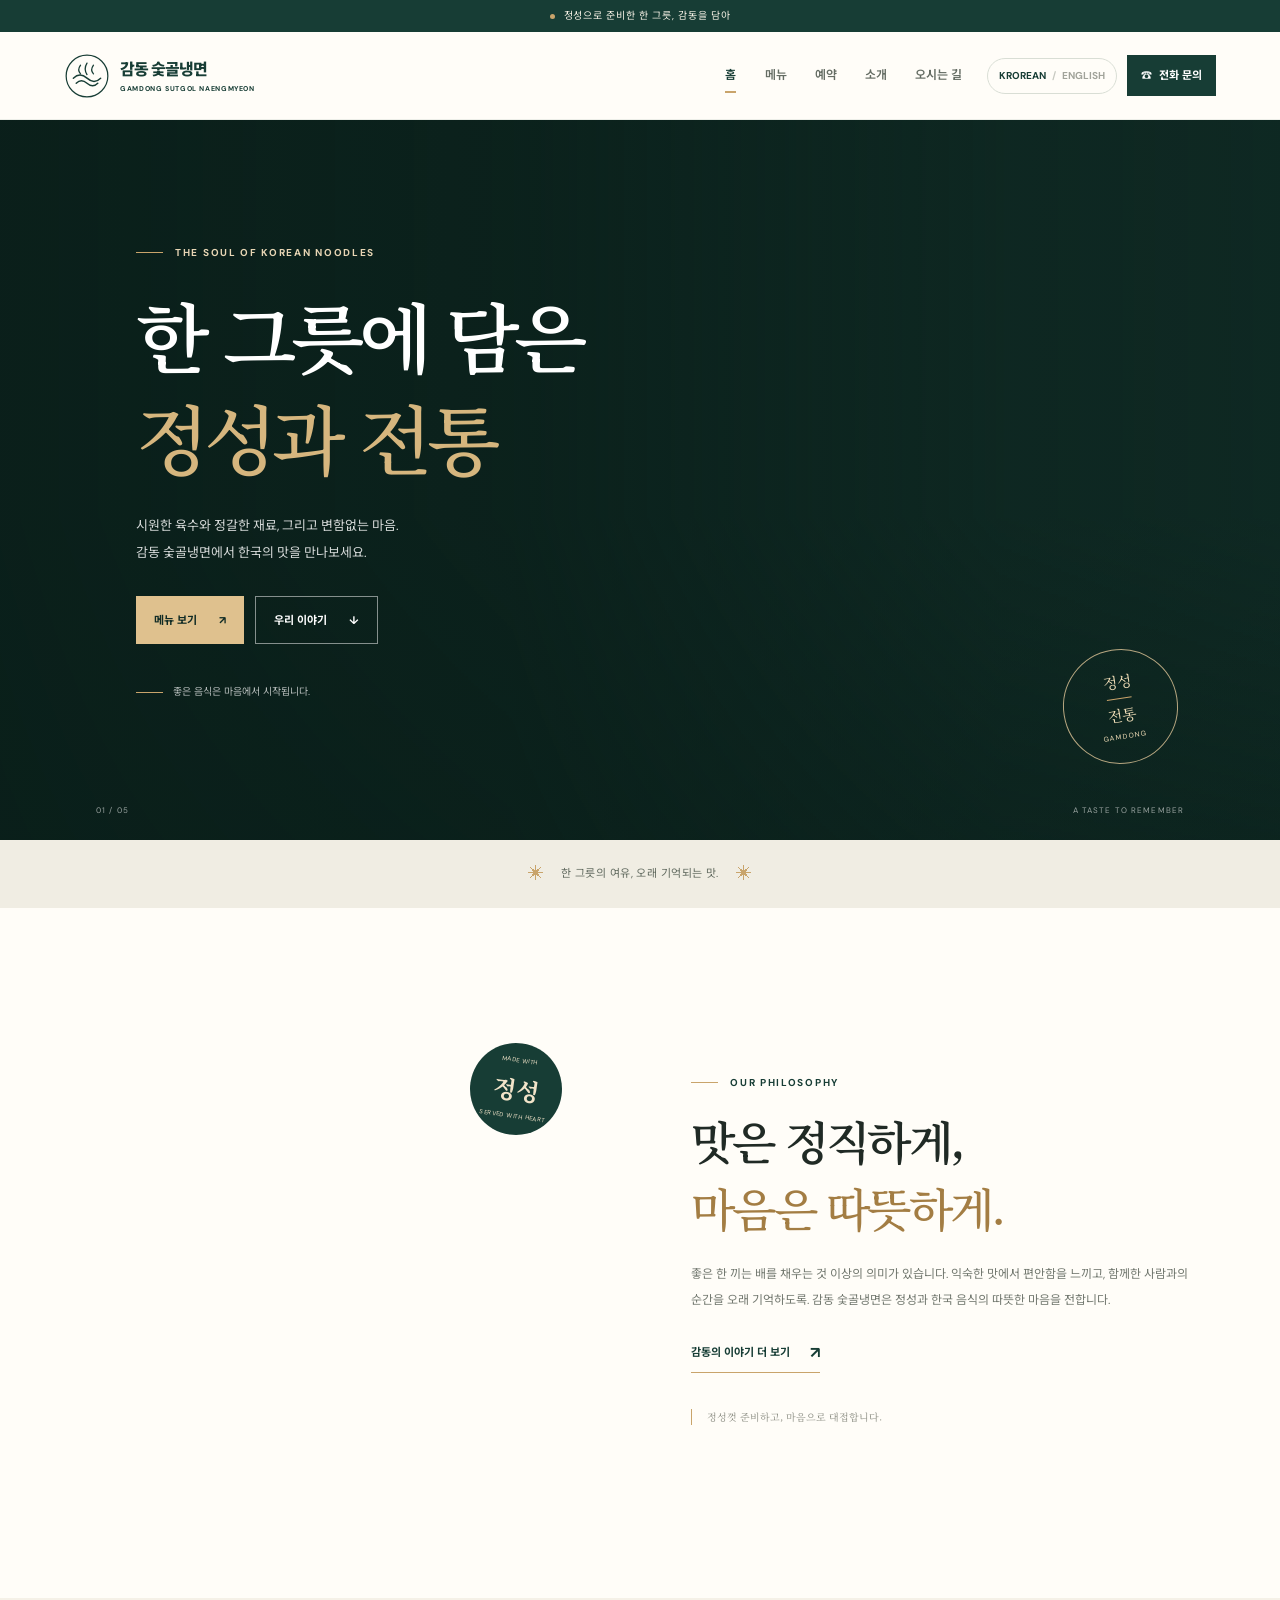
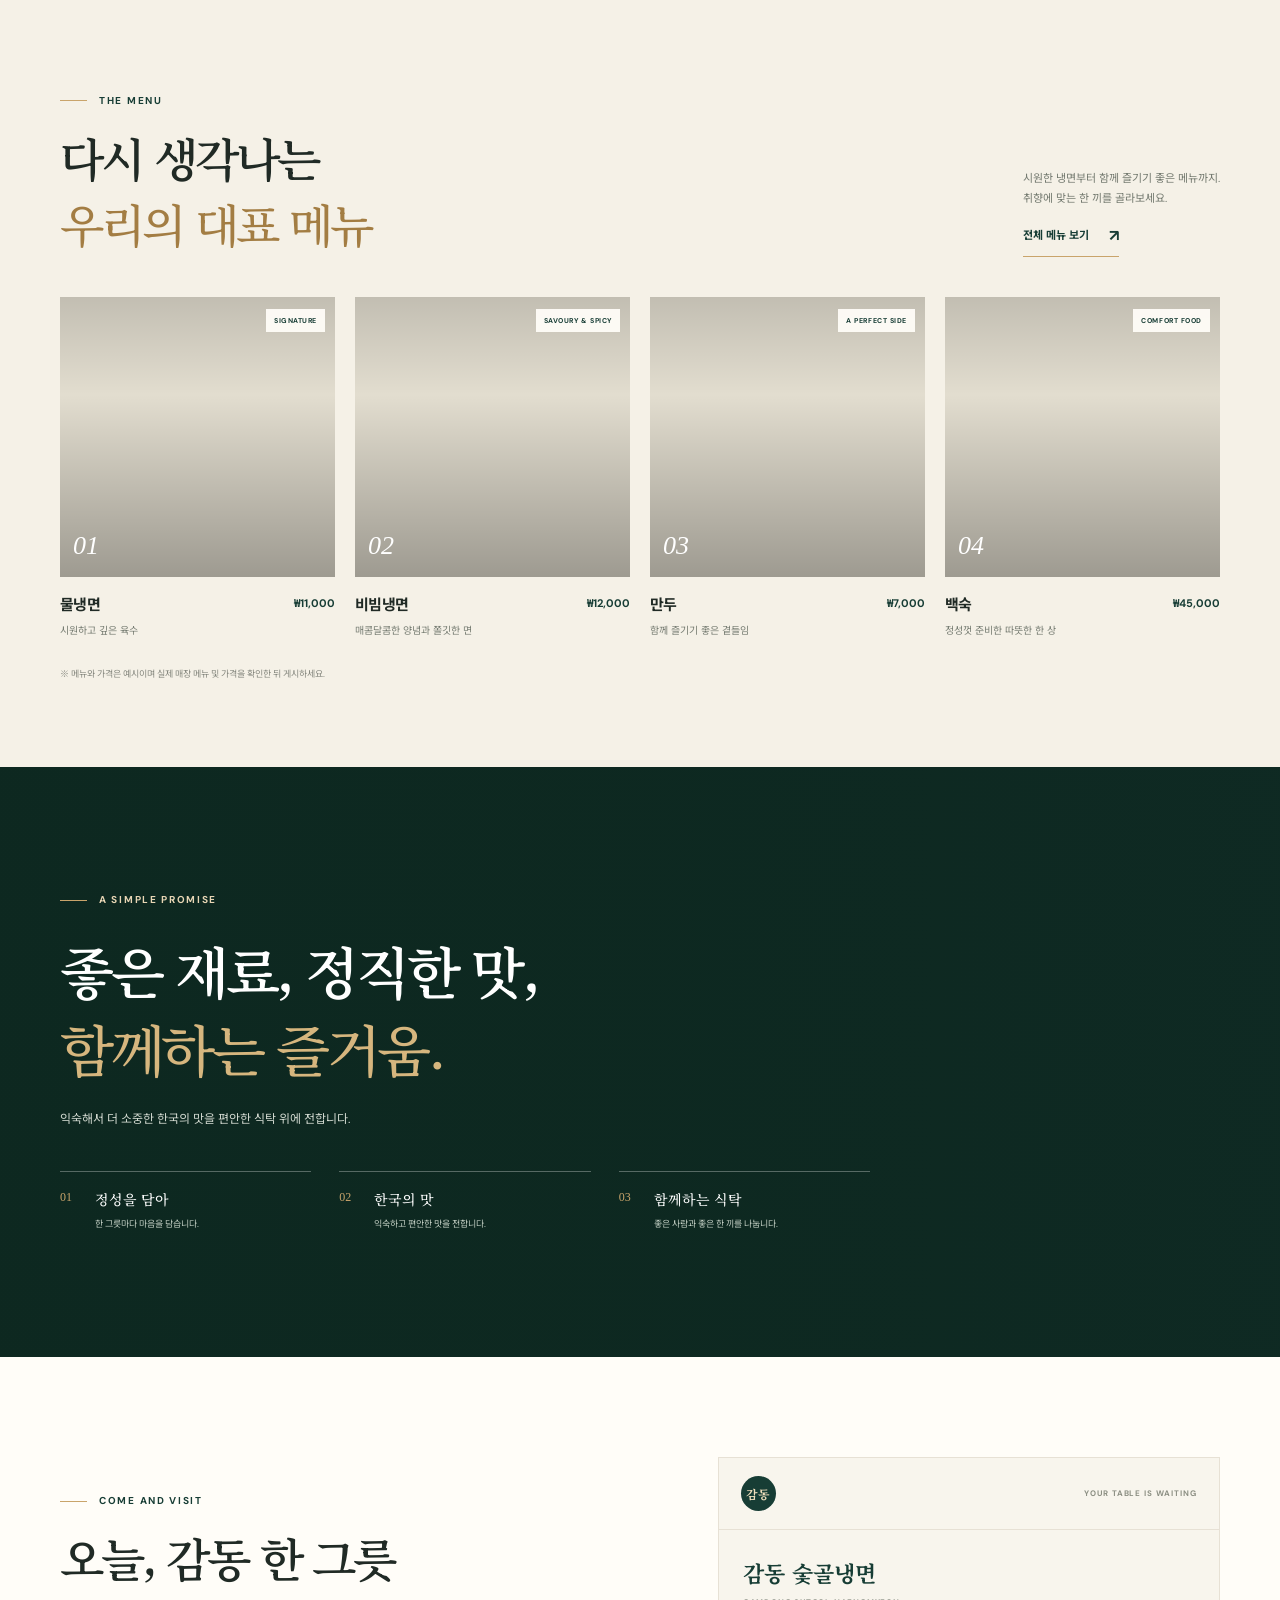
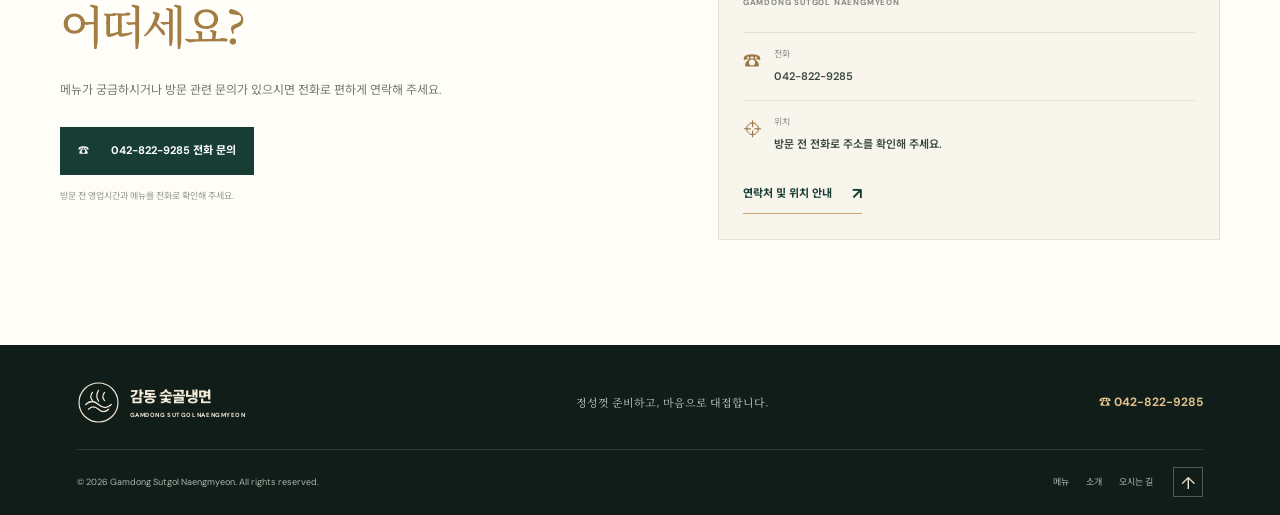
<file: index.html>
<!DOCTYPE html>
<html lang="ko">
<head>
    <meta charset="UTF-8">
    <meta name="viewport" content="width=device-width, initial-scale=1.0">
    <meta name="theme-color" content="#173d35">

    <meta name="description"
          content="감동 숯골냉면 — Traditional Korean cold noodles and Korean cuisine.">

    <title>감동 숯골냉면 | Gamdong Sutgol Naengmyeon</title>

    <link rel="preconnect" href="https://fonts.googleapis.com">
    <link rel="preconnect" href="https://fonts.gstatic.com" crossorigin>

    <link href="https://fonts.googleapis.com/css2?family=DM+Sans:wght@400;500;600;700&family=Noto+Sans+KR:wght@400;500;600;700;800&family=Noto+Serif+KR:wght@400;500;600;700&display=swap"
          rel="stylesheet">

    <link rel="stylesheet" href="css/index.css" type="text/css">
    <script src="css/js/index.js" defer></script>
</head>

<body>

    <!-- Announcement -->
    <div class="announcement">
        <span class="announcement-dot"></span>
        <span data-i18n="announcement">
            정성으로 준비한 한 그릇, 감동을 담아
        </span>
    </div>

    <!-- Header -->
    <header class="header" id="top">

        <a href="index.html" class="brand" aria-label="Gamdong home">

            <span class="brand-logo" aria-hidden="true">
                <svg viewBox="0 0 64 64" fill="none">
                    <circle cx="32" cy="32" r="29"
                            stroke="currentColor" stroke-width="1.7"/>

                    <path d="M13 35 Q22 26 32 35 T51 35"
                          stroke="currentColor" stroke-width="2"
                          stroke-linecap="round"/>

                    <path d="M17 42 Q24 35 32 42 T47 42"
                          stroke="currentColor" stroke-width="2"
                          stroke-linecap="round"/>

                    <path d="M23 17 Q18 24 23 29
                             M32 14 Q27 22 32 30
                             M41 17 Q36 24 41 29"
                          stroke="currentColor" stroke-width="1.8"
                          stroke-linecap="round"/>
                </svg>
            </span>

            <span class="brand-text">
                <strong data-i18n="brand">감동 숯골냉면</strong>
                <small>GAMDONG SUTGOL NAENGMYEON</small>
            </span>

        </a>

        <button class="menu-toggle"
                id="menuToggle"
                type="button"
                aria-label="Open navigation"
                aria-expanded="false"
                aria-controls="navigation">

            <span></span>
            <span></span>
            <span></span>

        </button>

        <nav class="navigation" id="navigation">

            <a href="index.html" class="active" data-i18n="home">홈</a>
            <a href="menu.html" data-i18n="menu">메뉴</a>
            <a href="reservation.html" data-i18n="reservation">예약</a>
            <a href="about.html" data-i18n="about">소개</a>
            <a href="contact.html" data-i18n="contact">오시는 길</a>

        </nav>

        <div class="header-actions">

            <button id="languageToggle"
                    class="language-toggle"
                    type="button"
                    aria-label="Switch to English">

                <span class="lang-ko active">KROREAN</span>
                <span class="divider">/</span>
                <span class="lang-en">ENGLISH</span>

            </button>

            <a href="tel:0428229285"
               class="call-button"
               aria-label="Call restaurant">

                <span>☎</span>
                <span data-i18n="call">전화 문의</span>

            </a>

        </div>

    </header>

    <main>

        <!-- Hero -->
        <section class="hero">

            <div class="hero-image" role="img"
                 aria-label="Korean noodles served in a traditional bowl"></div>

            <div class="hero-shade"></div>

            <div class="hero-content">

                <p class="eyebrow">
                    <span class="gold-line"></span>
                    THE SOUL OF KOREAN NOODLES
                </p>

                <h1 data-i18n="heroTitle">
                    한 그릇에 담은<br>
                    <em>정성과 전통</em>
                </h1>

                <p class="hero-description" data-i18n="heroDescription">
                    시원한 육수와 정갈한 재료, 그리고 변함없는 마음.
                    <br>
                    감동 숯골냉면에서 한국의 맛을 만나보세요.
                </p>

                <div class="hero-buttons">

                    <a href="menu.html" class="button button-gold">
                        <span data-i18n="exploreMenu">메뉴 보기</span>
                        <span>↗</span>
                    </a>

                    <a href="#story" class="button button-outline">
                        <span data-i18n="ourStory">우리 이야기</span>
                        <span>↓</span>
                    </a>

                </div>

                <div class="hero-caption">
                    <span class="gold-line"></span>
                    <span data-i18n="heroCaption">
                        좋은 음식은 마음에서 시작됩니다.
                    </span>
                </div>

            </div>

            <div class="hero-seal" aria-hidden="true">
                <span>정성</span>
                <i></i>
                <span>전통</span>
                <small>GAMDONG</small>
            </div>

            <div class="hero-bottom">
                <span>01 / 05</span>
                <span>A TASTE TO REMEMBER</span>
            </div>

        </section>

        <!-- Brand message -->
        <section class="brand-message">
            <span>✳</span>
            <p data-i18n="brandMessage">
                한 그릇의 여유, 오래 기억되는 맛.
            </p>
            <span>✳</span>
        </section>

        <!-- Story -->
        <section class="story section-container" id="story">

            <div class="story-images">

                <div class="story-image-main"
                     role="img"
                     aria-label="Korean food and traditional ingredients"></div>

                <div class="story-image-small"
                     role="img"
                     aria-label="A beautifully prepared Korean meal"></div>

                <div class="story-seal">
                    <small>MADE WITH</small>
                    <strong>정성</strong>
                    <small>SERVED WITH HEART</small>
                </div>

            </div>

            <div class="story-content">

                <p class="eyebrow eyebrow-dark">
                    <span class="gold-line"></span>
                    <span data-i18n="storyEyebrow">OUR PHILOSOPHY</span>
                </p>

                <h2 data-i18n="storyTitle">
                    맛은 정직하게,<br>
                    <em>마음은 따뜻하게.</em>
                </h2>

                <p class="body-copy" data-i18n="storyDescription">
                    좋은 한 끼는 배를 채우는 것 이상의 의미가 있습니다.
                    익숙한 맛에서 편안함을 느끼고, 함께한 사람과의 순간을
                    오래 기억하도록. 감동 숯골냉면은 정성과 한국 음식의
                    따뜻한 마음을 전합니다.
                </p>

                <a href="about.html" class="text-link">
                    <span data-i18n="readStory">감동의 이야기 더 보기</span>
                    <span>↗</span>
                </a>

                <p class="signature" data-i18n="signature">
                    정성껏 준비하고, 마음으로 대접합니다.
                </p>

            </div>

        </section>

        <!-- Featured menu -->
        <section class="featured-menu">

            <div class="section-container">

                <div class="section-heading">

                    <div>
                        <p class="eyebrow eyebrow-dark">
                            <span class="gold-line"></span>
                            THE MENU
                        </p>

                        <h2 data-i18n="menuTitle">
                            다시 생각나는<br>
                            <em>우리의 대표 메뉴</em>
                        </h2>
                    </div>

                    <div class="heading-description">

                        <p data-i18n="menuDescription">
                            시원한 냉면부터 함께 즐기기 좋은 메뉴까지.
                            <br>
                            취향에 맞는 한 끼를 골라보세요.
                        </p>

                        <a href="menu.html" class="text-link">
                            <span data-i18n="allMenu">전체 메뉴 보기</span>
                            <span>↗</span>
                        </a>

                    </div>

                </div>

                <div class="dish-grid">

                    <article class="dish-card">

                        <a href="menu.html"
                           class="dish-image dish-cold"
                           aria-label="Explore cold noodles">

                            <span class="dish-number">01</span>
                            <span class="dish-tag">SIGNATURE</span>

                        </a>

                        <div class="dish-details">
                            <div>
                                <h3 data-i18n="coldNoodles">물냉면</h3>
                                <p data-i18n="coldDescription">
                                    시원하고 깊은 육수
                                </p>
                            </div>
                            <span class="dish-price">₩11,000</span>
                        </div>

                    </article>

                    <article class="dish-card">

                        <a href="menu.html"
                           class="dish-image dish-bibim"
                           aria-label="Explore bibim naengmyeon">

                            <span class="dish-number">02</span>
                            <span class="dish-tag">SAVOURY & SPICY</span>

                        </a>

                        <div class="dish-details">
                            <div>
                                <h3 data-i18n="bibimNoodles">비빔냉면</h3>
                                <p data-i18n="bibimDescription">
                                    매콤달콤한 양념과 쫄깃한 면
                                </p>
                            </div>
                            <span class="dish-price">₩12,000</span>
                        </div>

                    </article>

                    <article class="dish-card">

                        <a href="menu.html"
                           class="dish-image dish-mandu"
                           aria-label="Explore Korean dumplings">

                            <span class="dish-number">03</span>
                            <span class="dish-tag">A PERFECT SIDE</span>

                        </a>

                        <div class="dish-details">
                            <div>
                                <h3 data-i18n="mandu">만두</h3>
                                <p data-i18n="manduDescription">
                                    함께 즐기기 좋은 곁들임
                                </p>
                            </div>
                            <span class="dish-price">₩7,000</span>
                        </div>

                    </article>

                    <article class="dish-card">

                        <a href="menu.html"
                           class="dish-image dish-baeksuk"
                           aria-label="Explore baeksuk">

                            <span class="dish-number">04</span>
                            <span class="dish-tag">COMFORT FOOD</span>

                        </a>

                        <div class="dish-details">
                            <div>
                                <h3 data-i18n="baeksuk">백숙</h3>
                                <p data-i18n="baeksukDescription">
                                    정성껏 준비한 따뜻한 한 상
                                </p>
                            </div>
                            <span class="dish-price">₩45,000</span>
                        </div>

                    </article>

                </div>

                <p class="price-note" data-i18n="priceNote">
                    ※ 메뉴와 가격은 예시이며 실제 매장 메뉴 및 가격을 확인한 뒤 게시하세요.
                </p>

            </div>

        </section>

        <!-- Restaurant values -->
        <section class="values-section">

            <div class="values-background"></div>
            <div class="values-overlay"></div>

            <div class="values-content section-container">

                <p class="eyebrow">
                    <span class="gold-line"></span>
                    A SIMPLE PROMISE
                </p>

                <h2 data-i18n="valuesTitle">
                    좋은 재료, 정직한 맛,<br>
                    <em>함께하는 즐거움.</em>
                </h2>

                <p data-i18n="valuesDescription">
                    익숙해서 더 소중한 한국의 맛을 편안한 식탁 위에 전합니다.
                </p>

                <div class="values-grid">

                    <div class="value-item">
                        <span>01</span>
                        <h3 data-i18n="valueOne">정성을 담아</h3>
                        <p data-i18n="valueOneDescription">
                            한 그릇마다 마음을 담습니다.
                        </p>
                    </div>

                    <div class="value-item">
                        <span>02</span>
                        <h3 data-i18n="valueTwo">한국의 맛</h3>
                        <p data-i18n="valueTwoDescription">
                            익숙하고 편안한 맛을 전합니다.
                        </p>
                    </div>

                    <div class="value-item">
                        <span>03</span>
                        <h3 data-i18n="valueThree">함께하는 식탁</h3>
                        <p data-i18n="valueThreeDescription">
                            좋은 사람과 좋은 한 끼를 나눕니다.
                        </p>
                    </div>

                </div>

            </div>

        </section>

        <!-- Visit / contact -->
        <section class="visit-section section-container">

            <div class="visit-content">

                <p class="eyebrow eyebrow-dark">
                    <span class="gold-line"></span>
                    COME AND VISIT
                </p>

                <h2 data-i18n="visitTitle">
                    오늘, 감동 한 그릇<br>
                    <em>어떠세요?</em>
                </h2>

                <p data-i18n="visitDescription">
                    메뉴가 궁금하시거나 방문 관련 문의가 있으시면
                    전화로 편하게 연락해 주세요.
                </p>

                <a href="tel:0428229285" class="button button-green">
                    <span>☎</span>
                    <span data-i18n="phoneButton">042-822-9285 전화 문의</span>
                </a>

                <p class="visit-note" data-i18n="visitNote">
                    방문 전 영업시간과 메뉴를 전화로 확인해 주세요.
                </p>

            </div>

            <div class="contact-card">

                <div class="contact-card-heading">
                    <span class="mini-logo">감동</span>
                    <span>YOUR TABLE IS WAITING</span>
                </div>

                <div class="contact-card-body">

                    <h3 data-i18n="brand">감동 숯골냉면</h3>
                    <p class="romanized">
                        GAMDONG SUTGOL NAENGMYEON
                    </p>

                    <div class="contact-detail">
                        <span class="detail-symbol">☎</span>
                        <div>
                            <small data-i18n="phoneLabel">전화</small>
                            <strong>042-822-9285</strong>
                        </div>
                    </div>

                    <div class="contact-detail">
                        <span class="detail-symbol">⌖</span>
                        <div>
                            <small data-i18n="locationLabel">위치</small>
                            <strong data-i18n="locationDescription">
                                방문 전 전화로 주소를 확인해 주세요.
                            </strong>
                        </div>
                    </div>

                    <a href="contact.html" class="text-link">
                        <span data-i18n="contactDetails">연락처 및 위치 안내</span>
                        <span>↗</span>
                    </a>

                </div>

            </div>

        </section>

    </main>

    <!-- Footer -->
    <footer class="footer">

        <div class="footer-main">

            <a href="index.html" class="brand footer-brand">

                <span class="brand-logo" aria-hidden="true">
                    <svg viewBox="0 0 64 64" fill="none">
                        <circle cx="32" cy="32" r="29"
                                stroke="currentColor" stroke-width="1.7"/>
                        <path d="M13 35 Q22 26 32 35 T51 35
                                 M17 42 Q24 35 32 42 T47 42
                                 M23 17 Q18 24 23 29
                                 M32 14 Q27 22 32 30
                                 M41 17 Q36 24 41 29"
                              stroke="currentColor" stroke-width="1.8"
                              stroke-linecap="round"/>
                    </svg>
                </span>

                <span class="brand-text">
                    <strong data-i18n="brand">감동 숯골냉면</strong>
                    <small>GAMDONG SUTGOL NAENGMYEON</small>
                </span>

            </a>

            <p data-i18n="footerMessage">
                정성껏 준비하고, 마음으로 대접합니다.
            </p>

            <a href="tel:0428229285" class="footer-phone">
                ☎ 042-822-9285
            </a>

        </div>

        <div class="footer-bottom">

            <span>
                © <span id="currentYear"></span>
                Gamdong Sutgol Naengmyeon.
                <span data-i18n="rights">All rights reserved.</span>
            </span>

            <div class="footer-links">
                <a href="menu.html" data-i18n="menu">메뉴</a>
                <a href="about.html" data-i18n="about">소개</a>
                <a href="contact.html" data-i18n="contact">오시는 길</a>
            </div>

            <a href="#top" class="back-to-top" aria-label="Back to top">
                ↑
            </a>

        </div>

    </footer>

</body>
</html>
</file>
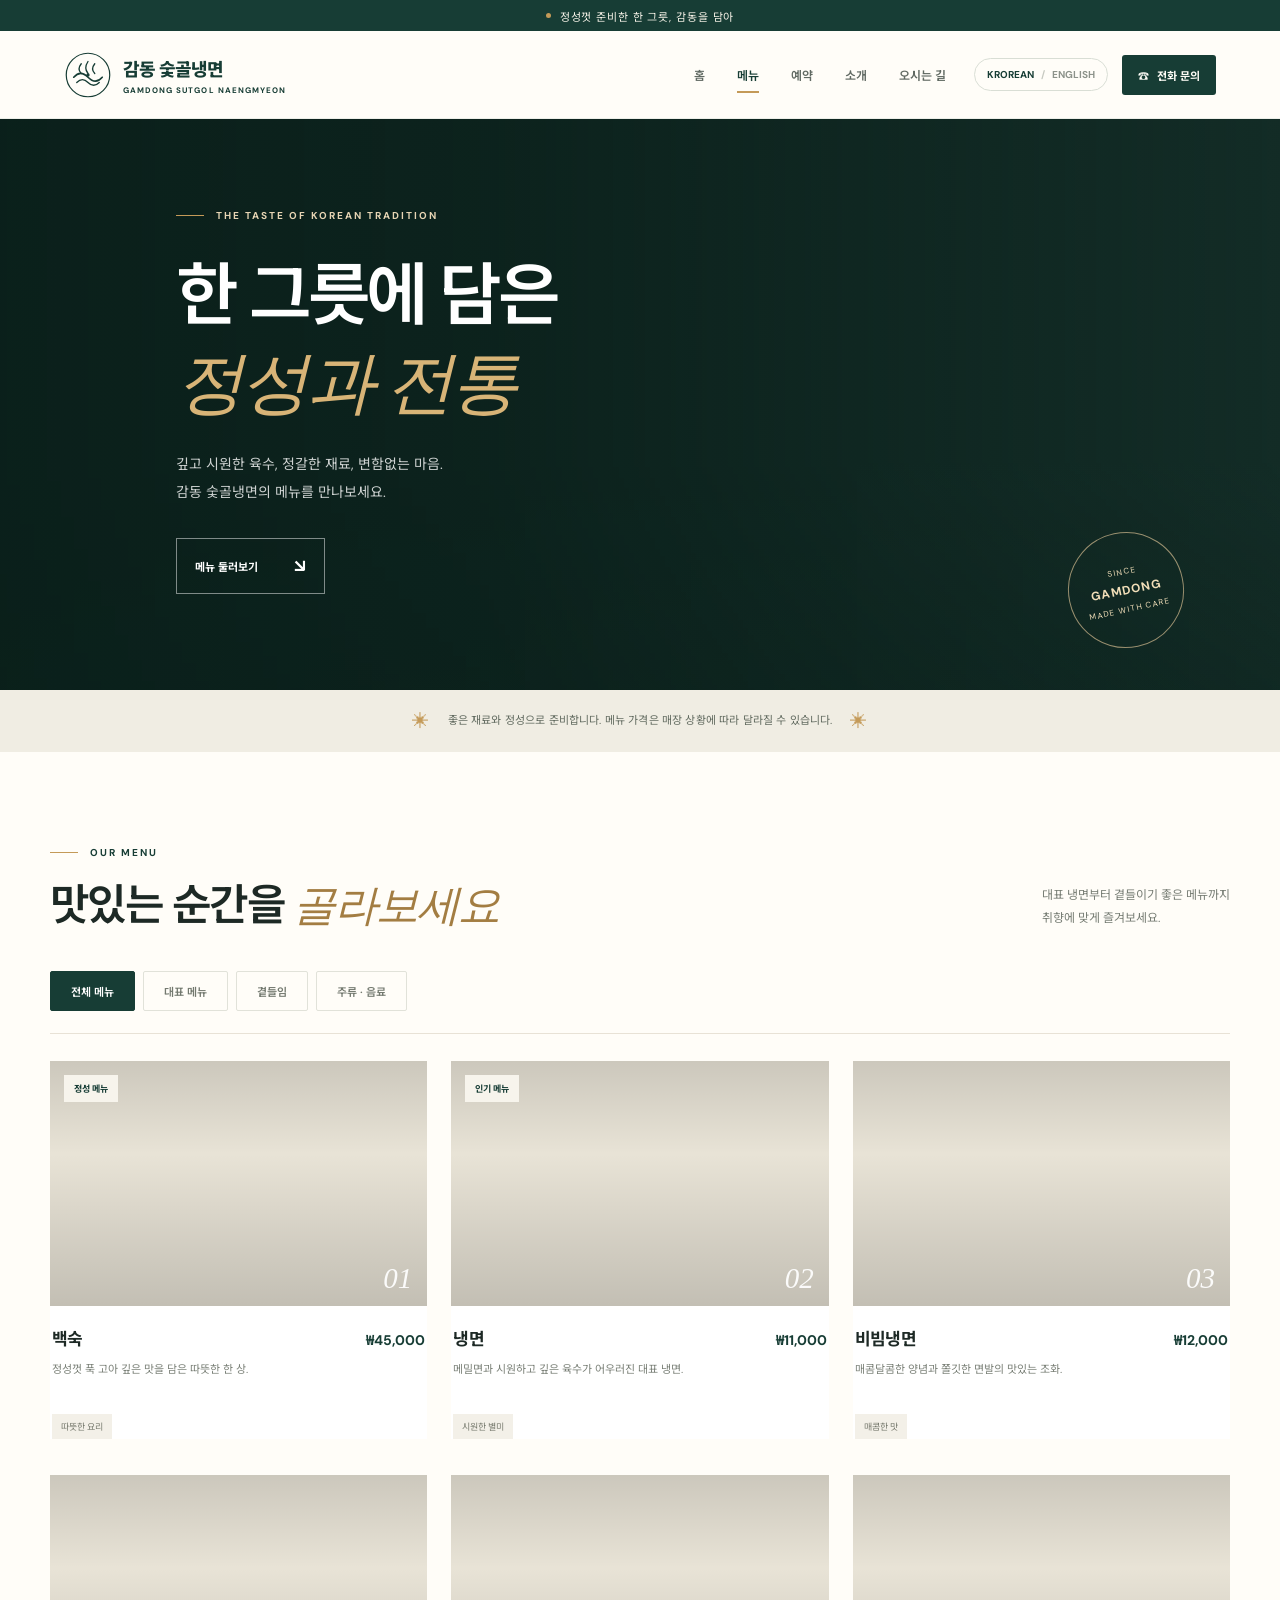
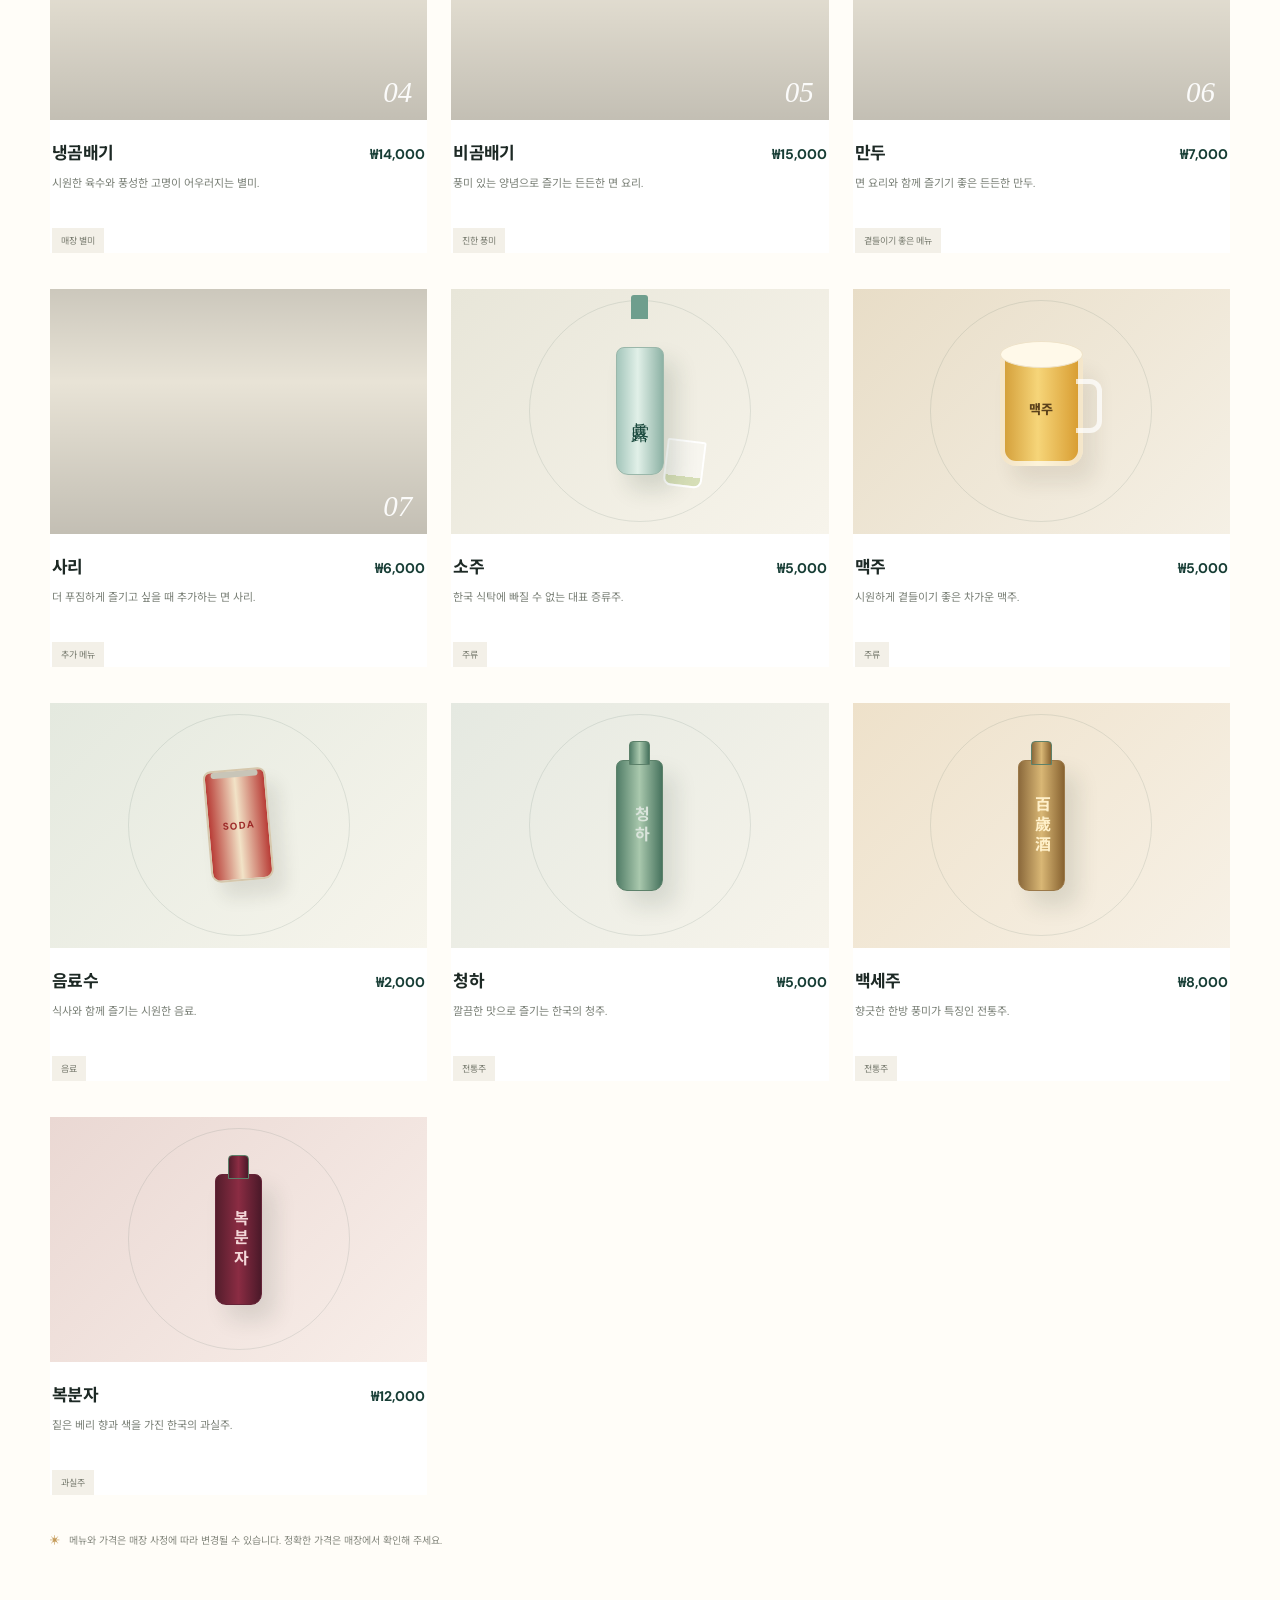
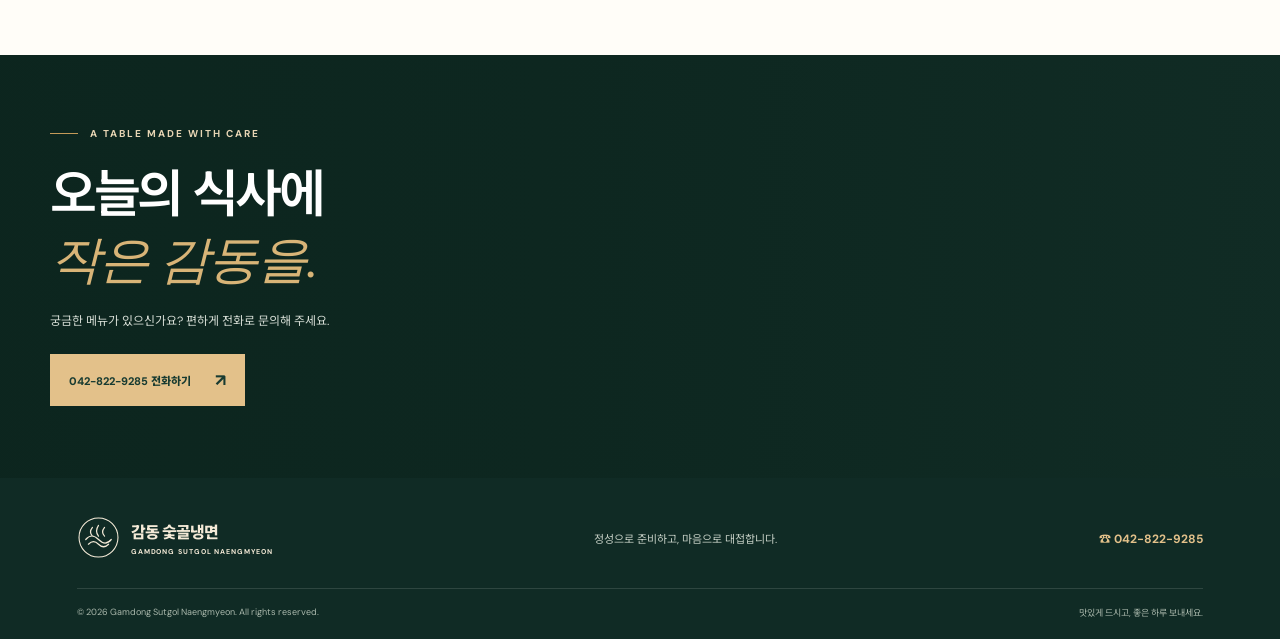
<file: menu.html>
<!DOCTYPE html>
<html lang="ko">
<head>
  <meta charset="UTF-8">
  <meta name="viewport" content="width=device-width, initial-scale=1.0">
  <meta name="theme-color" content="#173d35">

  <meta name="description"
        content="감동 숯골냉면 — Traditional Korean cold noodles and Korean food, prepared with care.">

  <title>메뉴 | 감동 숯골냉면 · Gamdong Sutgol Naengmyeon</title>

  <link rel="preconnect" href="https://fonts.googleapis.com">
  <link rel="preconnect" href="https://fonts.gstatic.com" crossorigin>

  <link href="https://fonts.googleapis.com/css2?family=DM+Sans:wght@400;500;600;700&family=Noto+Sans+KR:wght@400;500;600;700;800&display=swap"
        rel="stylesheet">

  <link rel="stylesheet" href="css/menu.css" type="text/css">
  <script src="css/js/menu.js" defer></script>
</head>

<body>

  <!-- ANNOUNCEMENT -->
  <div class="announcement">
    <span class="announcement-dot"></span>
    <span data-i18n="announcement">
      정성껏 준비한 한 그릇, 감동을 담아
    </span>
  </div>

  <!-- HEADER -->
  <header class="site-header">

    <!-- CUSTOM RESTAURANT LOGO -->
    <a class="brand" href="index.html" aria-label="Gamdong Sutgol Naengmyeon home">

      <span class="brand-mark" aria-hidden="true">
        <svg viewBox="0 0 64 64" role="img">
          <circle cx="32" cy="32" r="29"
                  fill="none"
                  stroke="currentColor"
                  stroke-width="1.6"/>

          <path d="M13 35c6-7 12-7 19 0s13 7 19 0"
                fill="none"
                stroke="currentColor"
                stroke-width="2.2"
                stroke-linecap="round"/>

          <path d="M17 42c5-5 10-5 15 0s10 5 15 0"
                fill="none"
                stroke="currentColor"
                stroke-width="1.8"
                stroke-linecap="round"/>

          <path d="M23 17c-4 5-4 9 0 13M32 14c-4 6-4 11 0 16M41 17c-4 5-4 9 0 13"
                fill="none"
                stroke="currentColor"
                stroke-width="1.8"
                stroke-linecap="round"/>

          <circle cx="32" cy="32" r="2.2" fill="currentColor"/>
        </svg>
      </span>

      <span class="brand-copy">
        <strong data-i18n="brandName">감동 숯골냉면</strong>
        <small>GAMDONG SUTGOL NAENGMYEON</small>
      </span>

    </a>

    <!-- NAVIGATION -->
    <nav class="main-nav" id="mainNav" aria-label="Main navigation">
      <a href="index.html" data-i18n="navHome">홈</a>
      <a href="menu.html" class="active" data-i18n="navMenu">메뉴</a>
      <a href="reservation.html" data-i18n="navReservation">예약</a>
      <a href="about.html" data-i18n="navAbout">소개</a>
      <a href="contact.html" data-i18n="navContact">오시는 길</a>
    </nav>

    <!-- HEADER BUTTONS -->
    <div class="header-actions">

      <button class="language-toggle"
              id="languageToggle"
              type="button"
              aria-label="Switch language">

        <span class="lang-ko active">KROREAN</span>
        <span class="lang-divider">/</span>
        <span class="lang-en">ENGLISH</span>

      </button>

      <a class="call-button" href="tel:+82428229285">
        <span aria-hidden="true">☎</span>
        <span data-i18n="callUs">전화 문의</span>
      </a>

      <button class="menu-toggle"
              id="menuToggle"
              aria-label="Open navigation"
              aria-expanded="false"
              aria-controls="mainNav">

        <span></span>
        <span></span>

      </button>

    </div>
  </header>

  <main>

    <!-- HERO SECTION -->
    <section class="menu-hero">

      <div class="hero-image"
           role="img"
           aria-label="Korean naengmyeon noodles in a bowl">
      </div>

      <div class="hero-shade"></div>

      <div class="hero-content">

        <p class="eyebrow">
          <span class="eyebrow-line"></span>
          <span data-i18n="heroEyebrow">
            THE TASTE OF KOREAN TRADITION
          </span>
        </p>

        <h1 data-i18n="heroTitle">
          한 그릇에 담은<br>
          <em>정성과 전통</em>
        </h1>

        <p class="hero-description" data-i18n="heroDescription">
          깊고 시원한 육수, 정갈한 재료, 변함없는 마음.
          <br class="desktop-break">
          감동 숯골냉면의 메뉴를 만나보세요.
        </p>

        <a class="hero-link" href="#menu-list">
          <span data-i18n="exploreMenu">메뉴 둘러보기</span>
          <span aria-hidden="true">↘</span>
        </a>

      </div>

      <div class="hero-stamp">
        <span>SINCE</span>
        <strong>GAMDONG</strong>
        <span>MADE WITH CARE</span>
      </div>

    </section>

    <!-- WELCOME STRIP -->
    <section class="welcome-strip">

      <span class="strip-symbol" aria-hidden="true">✳</span>

      <p data-i18n="welcomeText">
        좋은 재료와 정성으로 준비합니다.
        메뉴 가격은 매장 상황에 따라 달라질 수 있습니다.
      </p>

      <span class="strip-symbol" aria-hidden="true">✳</span>

    </section>

    <!-- MENU SECTION -->
    <section class="menu-section section-wrap" id="menu-list">

      <div class="section-heading">

        <div>
          <p class="eyebrow dark">
            <span class="eyebrow-line"></span>
            <span data-i18n="menuEyebrow">OUR MENU</span>
          </p>

          <h2 data-i18n="menuHeading">
            맛있는 순간을 <em>골라보세요</em>
          </h2>
        </div>

        <p class="heading-note" data-i18n="menuNote">
          대표 냉면부터 곁들이기 좋은 메뉴까지
          <br>
          취향에 맞게 즐겨보세요.
        </p>

      </div>

      <!-- MENU CATEGORY FILTERS -->
      <div class="category-tabs" role="tablist" aria-label="Menu categories">

        <button class="category-tab active"
                data-category="all"
                role="tab"
                aria-selected="true"
                data-i18n="catAll">
          전체 메뉴
        </button>

        <button class="category-tab"
                data-category="signature"
                role="tab"
                aria-selected="false"
                data-i18n="catSignature">
          대표 메뉴
        </button>

        <button class="category-tab"
                data-category="side"
                role="tab"
                aria-selected="false"
                data-i18n="catSide">
          곁들임
        </button>

        <button class="category-tab"
                data-category="drink"
                role="tab"
                aria-selected="false"
                data-i18n="catDrink">
          주류 · 음료
        </button>

      </div>

      <!-- DISH CARDS -->
      <div class="menu-grid" id="menuGrid">

        <!-- 01: BAEKSUK -->
        <article class="menu-card" data-category="signature">

          <div class="dish-photo photo-baeksuk">
            <span class="dish-badge" data-i18n="badgeHouse">
              정성 메뉴
            </span>
            <span class="dish-number">01</span>
          </div>

          <div class="dish-info">

            <div class="dish-title-row">
              <h3 data-i18n="dishBaeksuk">백숙</h3>
              <strong>₩45,000</strong>
            </div>

            <p data-i18n="descBaeksuk">
              정성껏 푹 고아 깊은 맛을 담은 따뜻한 한 상.
            </p>

            <span class="dish-tag" data-i18n="tagWarm">
              따뜻한 요리
            </span>

          </div>
        </article>

        <!-- 02: MUL NAENGMYEON -->
        <article class="menu-card" data-category="signature">

          <div class="dish-photo photo-naengmyeon">

            <span class="dish-badge" data-i18n="badgePopular">
              인기 메뉴
            </span>

            <span class="dish-number">02</span>

          </div>

          <div class="dish-info">

            <div class="dish-title-row">
              <h3 data-i18n="dishMul">냉면</h3>
              <strong>₩11,000</strong>
            </div>

            <p data-i18n="descMul">
              메밀면과 시원하고 깊은 육수가 어우러진 대표 냉면.
            </p>

            <span class="dish-tag" data-i18n="tagCool">
              시원한 별미
            </span>

          </div>
        </article>

        <!-- 03: BIBIM NAENGMYEON -->
        <article class="menu-card" data-category="signature">

          <div class="dish-photo photo-bibim">
            <span class="dish-number">03</span>
          </div>

          <div class="dish-info">

            <div class="dish-title-row">
              <h3 data-i18n="dishBibim">비빔냉면</h3>
              <strong>₩12,000</strong>
            </div>

            <p data-i18n="descBibim">
              매콤달콤한 양념과 쫄깃한 면발의 맛있는 조화.
            </p>

            <span class="dish-tag" data-i18n="tagSpicy">
              매콤한 맛
            </span>

          </div>
        </article>

        <!-- 04: NAENG GOPBAEGI -->
        <article class="menu-card" data-category="signature">

          <div class="dish-photo photo-naenggop">
            <span class="dish-number">04</span>
          </div>

          <div class="dish-info">

            <div class="dish-title-row">
              <h3 data-i18n="dishNaengGop">냉곰배기</h3>
              <strong>₩14,000</strong>
            </div>

            <p data-i18n="descNaengGop">
              시원한 육수와 풍성한 고명이 어우러지는 별미.
            </p>

            <span class="dish-tag" data-i18n="tagHouse">
              매장 별미
            </span>

          </div>
        </article>

        <!-- 05: BIBIM GOPBAEGI -->
        <article class="menu-card" data-category="signature">

          <div class="dish-photo photo-bibimGop">
            <span class="dish-number">05</span>
          </div>

          <div class="dish-info">

            <div class="dish-title-row">
              <h3 data-i18n="dishBibimGop">비곰배기</h3>
              <strong>₩15,000</strong>
            </div>

            <p data-i18n="descBibimGop">
              풍미 있는 양념으로 즐기는 든든한 면 요리.
            </p>

            <span class="dish-tag" data-i18n="tagRich">
              진한 풍미
            </span>

          </div>
        </article>

        <!-- 06: MANDU -->
        <article class="menu-card" data-category="side">

          <div class="dish-photo photo-mandu">
            <span class="dish-number">06</span>
          </div>

          <div class="dish-info">

            <div class="dish-title-row">
              <h3 data-i18n="dishMandu">만두</h3>
              <strong>₩7,000</strong>
            </div>

            <p data-i18n="descMandu">
              면 요리와 함께 즐기기 좋은 든든한 만두.
            </p>

            <span class="dish-tag" data-i18n="tagSide">
              곁들이기 좋은 메뉴
            </span>

          </div>
        </article>

        <!-- 07: EXTRA NOODLES -->
        <article class="menu-card" data-category="side">

          <div class="dish-photo photo-sari">
            <span class="dish-number">07</span>
          </div>

          <div class="dish-info">

            <div class="dish-title-row">
              <h3 data-i18n="dishSari">사리</h3>
              <strong>₩6,000</strong>
            </div>

            <p data-i18n="descSari">
              더 푸짐하게 즐기고 싶을 때 추가하는 면 사리.
            </p>

            <span class="dish-tag" data-i18n="tagExtra">
              추가 메뉴
            </span>

          </div>
        </article>

        <!-- 08: SOJU -->
        <article class="menu-card drink-card" data-category="drink">

          <div class="drink-art soju-art">
            <span class="drink-bottle">眞露</span>
            <span class="drink-glass"></span>
          </div>

          <div class="dish-info">

            <div class="dish-title-row">
              <h3 data-i18n="dishSoju">소주</h3>
              <strong>₩5,000</strong>
            </div>

            <p data-i18n="descSoju">
              한국 식탁에 빠질 수 없는 대표 증류주.
            </p>

            <span class="dish-tag" data-i18n="tagAlcohol">
              주류
            </span>

          </div>
        </article>

        <!-- 09: BEER -->
        <article class="menu-card drink-card" data-category="drink">

          <div class="drink-art beer-art">
            <span class="beer-glass">맥주</span>
          </div>

          <div class="dish-info">

            <div class="dish-title-row">
              <h3 data-i18n="dishBeer">맥주</h3>
              <strong>₩5,000</strong>
            </div>

            <p data-i18n="descBeer">
              시원하게 곁들이기 좋은 차가운 맥주.
            </p>

            <span class="dish-tag" data-i18n="tagAlcohol">
              주류
            </span>

          </div>
        </article>

        <!-- 10: SOFT DRINK -->
        <article class="menu-card drink-card" data-category="drink">

          <div class="drink-art soda-art">
            <span class="soda-can">SODA</span>
          </div>

          <div class="dish-info">

            <div class="dish-title-row">
              <h3 data-i18n="dishDrink">음료수</h3>
              <strong>₩2,000</strong>
            </div>

            <p data-i18n="descDrink">
              식사와 함께 즐기는 시원한 음료.
            </p>

            <span class="dish-tag" data-i18n="tagSoft">
              음료
            </span>

          </div>
        </article>

        <!-- 11: CHEONGHA -->
        <article class="menu-card drink-card" data-category="drink">

          <div class="drink-art cheongha-art">
            <span class="bottle-label">청하</span>
          </div>

          <div class="dish-info">

            <div class="dish-title-row">
              <h3 data-i18n="dishCheongha">청하</h3>
              <strong>₩5,000</strong>
            </div>

            <p data-i18n="descCheongha">
              깔끔한 맛으로 즐기는 한국의 청주.
            </p>

            <span class="dish-tag" data-i18n="tagTraditional">
              전통주
            </span>

          </div>
        </article>

        <!-- 12: BAEKSEJU -->
        <article class="menu-card drink-card" data-category="drink">

          <div class="drink-art baekseju-art">
            <span class="bottle-label">百歲酒</span>
          </div>

          <div class="dish-info">

            <div class="dish-title-row">
              <h3 data-i18n="dishBaekseju">백세주</h3>
              <strong>₩8,000</strong>
            </div>

            <p data-i18n="descBaekseju">
              향긋한 한방 풍미가 특징인 전통주.
            </p>

            <span class="dish-tag" data-i18n="tagTraditional">
              전통주
            </span>

          </div>
        </article>

        <!-- 13: BOKBUNJA -->
        <article class="menu-card drink-card" data-category="drink">

          <div class="drink-art bokbunja-art">
            <span class="bottle-label">복분자</span>
          </div>

          <div class="dish-info">

            <div class="dish-title-row">
              <h3 data-i18n="dishBokbunja">복분자</h3>
              <strong>₩12,000</strong>
            </div>

            <p data-i18n="descBokbunja">
              짙은 베리 향과 색을 가진 한국의 과실주.
            </p>

            <span class="dish-tag" data-i18n="tagFruit">
              과실주
            </span>

          </div>
        </article>

      </div>

      <!-- PRICE DISCLAIMER -->
      <p class="menu-disclaimer">
        <span aria-hidden="true">✳</span>
        <span data-i18n="disclaimer">
          메뉴와 가격은 매장 사정에 따라 변경될 수 있습니다.
          정확한 가격은 매장에서 확인해 주세요.
        </span>
      </p>

    </section>

    <!-- CLOSING BANNER -->
    <section class="closing-banner">

      <div class="closing-image" role="img" aria-label="Traditional Korean meal"></div>
      <div class="closing-overlay"></div>

      <div class="closing-content">

        <p class="eyebrow">
          <span class="eyebrow-line"></span>
          <span data-i18n="closingEyebrow">A TABLE MADE WITH CARE</span>
        </p>

        <h2 data-i18n="closingTitle">
          오늘의 식사에<br>
          <em>작은 감동을.</em>
        </h2>

        <p data-i18n="closingText">
          궁금한 메뉴가 있으신가요?
          편하게 전화로 문의해 주세요.
        </p>

        <a href="tel:+82428229285" class="closing-button">
          <span data-i18n="closingButton">042-822-9285 전화하기</span>
          <span aria-hidden="true">↗</span>
        </a>

      </div>

    </section>

  </main>

  <!-- FOOTER -->
  <footer class="site-footer">

    <div class="footer-top">

      <a class="brand footer-brand" href="index.html">

        <span class="brand-mark" aria-hidden="true">
          <svg viewBox="0 0 64 64">
            <circle cx="32" cy="32" r="29"
                    fill="none"
                    stroke="currentColor"
                    stroke-width="1.6"/>

            <path d="M13 35c6-7 12-7 19 0s13 7 19 0
                     M17 42c5-5 10-5 15 0s10 5 15 0
                     M23 17c-4 5-4 9 0 13
                     M32 14c-4 6-4 11 0 16
                     M41 17c-4 5-4 9 0 13"
                  fill="none"
                  stroke="currentColor"
                  stroke-width="1.8"
                  stroke-linecap="round"/>
          </svg>
        </span>

        <span class="brand-copy">
          <strong data-i18n="brandName">감동 숯골냉면</strong>
          <small>GAMDONG SUTGOL NAENGMYEON</small>
        </span>

      </a>

      <p data-i18n="footerLine">
        정성으로 준비하고, 마음으로 대접합니다.
      </p>

      <a class="footer-phone" href="tel:+82428229285">
        ☎ 042-822-9285
      </a>

    </div>

    <div class="footer-bottom">

      <span>
        © <span id="year"></span>
        Gamdong Sutgol Naengmyeon.
        <span data-i18n="rights">All rights reserved.</span>
      </span>

      <span class="footer-note" data-i18n="footerNote">
        맛있게 드시고, 좋은 하루 보내세요.
      </span>

    </div>

  </footer>

  <!-- BACK TO TOP -->
  <button id="backToTop"
          class="back-to-top"
          aria-label="Back to top">
    ↑
  </button>

</body>
</html>
</file>
<file: css/index.css>
/* ==========================================
   GAMDONG SUTGOL NAENGMYEON
   Korean restaurant homepage stylesheet
   ========================================== */

:root {
    --green: #173d35;
    --deep-green: #102b25;
    --light-green: #2d5b4d;
    --cream: #f5f1e7;
    --white: #fffdf8;
    --gold: #c9a46b;
    --ink: #202a25;
    --muted: #777d73;
    --border: #e7e1d5;
    --serif: "Noto Serif KR", Georgia, serif;
    --sans: "DM Sans", "Noto Sans KR", sans-serif;
}

* {
    box-sizing: border-box;
    margin: 0;
    padding: 0;
}

html {
    scroll-behavior: smooth;
    scroll-padding-top: 95px;
}

body {
    background: var(--white);
    color: var(--ink);
    font-family: var(--sans);
    line-height: 1.6;
    -webkit-font-smoothing: antialiased;
}

body.nav-open {
    overflow: hidden;
}

a {
    color: inherit;
    text-decoration: none;
}

button {
    font: inherit;
    cursor: pointer;
}

button,
a {
    -webkit-tap-highlight-color: transparent;
}

img,
svg {
    display: block;
    max-width: 100%;
}

::selection {
    background: var(--gold);
    color: var(--deep-green);
}

.section-container {
    width: min(1160px, calc(100% - 64px));
    margin-inline: auto;
}

/* Announcement bar */

.announcement {
    min-height: 32px;
    display: flex;
    justify-content: center;
    align-items: center;
    gap: 9px;
    padding: 6px 14px;
    background: var(--green);
    color: #f8f3e7;
    font-size: 10px;
    letter-spacing: .07em;
    text-align: center;
}

.announcement-dot {
    width: 5px;
    height: 5px;
    border-radius: 50%;
    background: var(--gold);
}

/* Header and logo */

.header {
    position: sticky;
    top: 0;
    z-index: 100;
    height: 88px;
    display: flex;
    align-items: center;
    gap: 25px;
    padding: 0 clamp(18px, 5vw, 75px);
    background: rgba(255, 253, 248, .97);
    border-bottom: 1px solid rgba(23, 61, 53, .08);
    backdrop-filter: blur(14px);
}

.brand {
    display: inline-flex;
    align-items: center;
    gap: 10px;
    flex-shrink: 0;
    color: var(--green);
}

.brand-logo {
    width: 46px;
    height: 46px;
    display: grid;
    place-items: center;
}

.brand-logo svg {
    width: 100%;
    height: 100%;
}

.brand-text {
    display: flex;
    flex-direction: column;
    gap: 3px;
}

.brand-text strong {
    font-family: "Noto Sans KR", sans-serif;
    font-size: 16px;
    font-weight: 800;
    letter-spacing: -.06em;
    line-height: 1.5;
}

.brand-text small {
    font-size: 7px;
    font-weight: 700;
    letter-spacing: .09em;
    white-space: nowrap;
}

.navigation {
    display: flex;
    align-items: center;
    gap: clamp(15px, 2.2vw, 32px);
    margin-left: auto;
}

.navigation a {
    position: relative;
    padding: 10px 0;
    color: #646c63;
    font-size: 12px;
    font-weight: 600;
    transition: color .2s ease;
}

.navigation a:hover,
.navigation a.active {
    color: var(--green);
}

.navigation a.active::after {
    position: absolute;
    content: "";
    height: 2px;
    left: 0;
    right: 0;
    bottom: 2px;
    background: var(--gold);
}

.header-actions {
    display: flex;
    align-items: center;
    gap: 10px;
}

.language-toggle {
    display: flex;
    align-items: center;
    gap: 6px;
    padding: 9px 11px;
    border: 1px solid #d9ded5;
    border-radius: 30px;
    background: transparent;
    color: #a1a39a;
    font-size: 10px;
    font-weight: 700;
}

.language-toggle .active {
    color: var(--green);
}

.divider {
    color: #c7c9c1;
}

.call-button {
    display: inline-flex;
    align-items: center;
    justify-content: center;
    gap: 7px;
    padding: 12px 14px;
    background: var(--green);
    color: white;
    font-size: 11px;
    font-weight: 700;
    white-space: nowrap;
    transition: background .2s, transform .2s;
}

.call-button:hover {
    background: var(--light-green);
    transform: translateY(-1px);
}

.menu-toggle {
    display: none;
}

/* Hero */

.hero {
    position: relative;
    min-height: 630px;
    min-height: min(720px, max(570px, calc(100svh - 120px)));
    display: flex;
    align-items: center;
    overflow: hidden;
    background: var(--deep-green);
    color: white;
}

.hero-image {
    position: absolute;
    inset: 0;
    background:
        url("https://images.unsplash.com/photo-1569718212165-3a8278d5f624?auto=format&fit=crop&w=2200&q=85")
        center 53% / cover no-repeat;
    animation: heroReveal 1s ease both;
}

.hero-shade {
    position: absolute;
    inset: 0;
    background:
        linear-gradient(
            90deg,
            rgba(10, 31, 26, .94) 0%,
            rgba(10, 31, 26, .79) 40%,
            rgba(10, 31, 26, .30) 78%,
            rgba(10, 31, 26, .20) 100%
        ),
        linear-gradient(
            0deg,
            rgba(10, 31, 26, .40),
            transparent 45%
        );
}

.hero-content {
    position: relative;
    z-index: 2;
    width: min(1200px, 100%);
    margin-inline: auto;
    padding: 85px 7.5vw 100px;
}

.eyebrow {
    display: flex;
    align-items: center;
    gap: 12px;
    margin-bottom: 23px;
    color: #e8d6b5;
    font-size: 10px;
    font-weight: 700;
    letter-spacing: .17em;
}

.gold-line {
    width: 27px;
    height: 1px;
    flex-shrink: 0;
    background: var(--gold);
}

.eyebrow-dark {
    color: var(--green);
}

.hero h1 {
    font-family: var(--serif);
    font-size: clamp(43px, 6vw, 76px);
    font-weight: 600;
    letter-spacing: -.065em;
    line-height: 1.35;
}

.hero h1 em,
.story h2 em,
.section-heading h2 em,
.values-content h2 em,
.visit-content h2 em {
    color: #d6b67e;
    font-style: normal;
    font-weight: 500;
}

.hero-description {
    max-width: 560px;
    margin-top: 23px;
    color: rgba(255, 255, 255, .83);
    font-size: 13px;
    line-height: 2.1;
    word-break: keep-all;
}

.hero-buttons {
    display: flex;
    flex-wrap: wrap;
    gap: 11px;
    margin-top: 30px;
}

.button {
    min-height: 48px;
    display: inline-flex;
    align-items: center;
    justify-content: center;
    gap: 22px;
    padding: 0 18px;
    font-size: 11px;
    font-weight: 700;
    transition: background .2s, color .2s, transform .2s;
}

.button:hover {
    transform: translateY(-2px);
}

.button-gold {
    background: #dfc18e;
    color: var(--deep-green);
}

.button-gold:hover {
    background: #f0d9ad;
}

.button-outline {
    border: 1px solid rgba(255, 255, 255, .5);
    color: white;
}

.button-outline:hover {
    background: rgba(255, 255, 255, .12);
}

.hero-caption {
    display: flex;
    align-items: center;
    gap: 10px;
    margin-top: 40px;
    color: rgba(255, 255, 255, .7);
    font-size: 10px;
}

.hero-seal {
    position: absolute;
    z-index: 2;
    right: 8%;
    bottom: 76px;
    width: 115px;
    height: 115px;
    display: flex;
    flex-direction: column;
    align-items: center;
    justify-content: center;
    gap: 4px;
    border: 1px solid rgba(226, 199, 153, .8);
    border-radius: 50%;
    color: #f2dfb9;
    transform: rotate(-9deg);
}

.hero-seal span {
    font-family: var(--serif);
    font-size: 15px;
}

.hero-seal i {
    width: 25px;
    height: 1px;
    background: var(--gold);
}

.hero-seal small {
    font-size: 7px;
    letter-spacing: .15em;
}

.hero-bottom {
    position: absolute;
    z-index: 2;
    bottom: 23px;
    left: 7.5%;
    right: 7.5%;
    display: flex;
    justify-content: space-between;
    color: rgba(255, 255, 255, .58);
    font-size: 8px;
    letter-spacing: .14em;
}

/* Brand message */

.brand-message {
    display: flex;
    justify-content: center;
    align-items: center;
    gap: 17px;
    padding: 21px 15px;
    background: #f0ede3;
    color: #626b60;
    text-align: center;
}

.brand-message p {
    font-size: 11px;
    letter-spacing: .04em;
}

.brand-message span {
    color: var(--gold);
    font-size: 16px;
}

/* Story */

.story {
    display: grid;
    grid-template-columns: 1fr 1fr;
    align-items: center;
    gap: clamp(45px, 8vw, 105px);
    padding-top: 110px;
    padding-bottom: 115px;
}

.story-images {
    position: relative;
    min-height: 465px;
}

.story-image-main {
    position: absolute;
    top: 0;
    left: 0;
    width: 78%;
    height: 390px;
    background:
        url("https://images.unsplash.com/photo-1547592180-85f173990554?auto=format&fit=crop&w=1000&q=85")
        center / cover no-repeat;
}

.story-image-small {
    position: absolute;
    right: 0;
    bottom: 0;
    width: 46%;
    height: 205px;
    border: 7px solid var(--white);
    background:
        url("https://images.unsplash.com/photo-1555126634-323283e090fa?auto=format&fit=crop&w=700&q=85")
        center / cover no-repeat;
}

.story-seal {
    position: absolute;
    z-index: 2;
    top: 25px;
    right: 5%;
    width: 92px;
    height: 92px;
    display: flex;
    flex-direction: column;
    justify-content: center;
    align-items: center;
    gap: 4px;
    border-radius: 50%;
    background: var(--green);
    color: #f2e4c9;
    transform: rotate(8deg);
}

.story-seal small {
    font-size: 6px;
    letter-spacing: .08em;
}

.story-seal strong {
    font-family: var(--serif);
    font-size: 24px;
}

.story-content .eyebrow {
    margin-bottom: 16px;
}

.story h2,
.section-heading h2,
.visit-content h2 {
    font-family: var(--serif);
    font-size: clamp(31px, 3.8vw, 46px);
    font-weight: 600;
    line-height: 1.45;
    letter-spacing: -.06em;
}

.story h2 em,
.section-heading h2 em,
.visit-content h2 em {
    color: #a37d43;
}

.body-copy {
    margin: 22px 0 24px;
    color: #72786f;
    font-size: 12px;
    line-height: 2.15;
    word-break: keep-all;
}

.text-link {
    display: inline-flex;
    align-items: center;
    gap: 20px;
    padding-bottom: 7px;
    border-bottom: 1px solid var(--gold);
    color: var(--green);
    font-size: 11px;
    font-weight: 700;
}

.text-link span:last-child {
    font-size: 16px;
    transition: transform .2s;
}

.text-link:hover span:last-child {
    transform: translate(3px, -3px);
}

.signature {
    margin-top: 36px;
    padding-left: 15px;
    border-left: 1px solid var(--gold);
    color: #898b80;
    font-family: var(--serif);
    font-size: 10px;
}

/* Featured menu */

.featured-menu {
    padding: 95px 0 85px;
    background: var(--cream);
}

.section-heading {
    display: flex;
    justify-content: space-between;
    align-items: flex-end;
    gap: 28px;
    margin-bottom: 40px;
}

.section-heading .eyebrow {
    margin-bottom: 15px;
}

.heading-description {
    display: flex;
    flex-direction: column;
    align-items: flex-start;
    gap: 14px;
}

.heading-description p {
    color: #747a70;
    font-size: 11px;
    line-height: 1.9;
}

.dish-grid {
    display: grid;
    grid-template-columns: repeat(4, minmax(0, 1fr));
    gap: 20px;
}

.dish-card {
    min-width: 0;
}

.dish-image {
    position: relative;
    display: block;
    height: 280px;
    overflow: hidden;
    background-color: #e2ddcf;
    background-position: center;
    background-size: cover;
}

.dish-image::before {
    position: absolute;
    content: "";
    inset: 0;
    background: linear-gradient(
        180deg,
        rgba(0, 0, 0, .14),
        transparent 35%,
        rgba(0, 0, 0, .30)
    );
    transition: background .25s;
}

.dish-image:hover::before {
    background: rgba(16, 43, 37, .12);
}

.dish-cold {
    background-image:
        url("https://images.unsplash.com/photo-1569718212165-3a8278d5f624?auto=format&fit=crop&w=900&q=85");
}

.dish-bibim {
    background-image:
        url("https://images.unsplash.com/photo-1555126634-323283e090fa?auto=format&fit=crop&w=900&q=85");
}

.dish-mandu {
    background-image:
        url("https://images.unsplash.com/photo-1563245372-f21724e3856d?auto=format&fit=crop&w=900&q=85");
}

.dish-baeksuk {
    background-image:
        url("https://images.unsplash.com/photo-1547592180-85f173990554?auto=format&fit=crop&w=900&q=85");
}

.dish-number {
    position: absolute;
    z-index: 1;
    left: 13px;
    bottom: 10px;
    color: white;
    font-family: Georgia, serif;
    font-size: 26px;
    font-style: italic;
}

.dish-tag {
    position: absolute;
    z-index: 1;
    top: 12px;
    right: 10px;
    padding: 6px 8px;
    background: rgba(255, 253, 248, .94);
    color: var(--green);
    font-size: 7px;
    font-weight: 700;
    letter-spacing: .08em;
}

.dish-details {
    display: flex;
    align-items: flex-start;
    justify-content: space-between;
    gap: 8px;
    padding-top: 15px;
}

.dish-details h3 {
    font-family: "Noto Sans KR", sans-serif;
    font-size: 15px;
    letter-spacing: -.04em;
}

.dish-details p {
    margin-top: 6px;
    color: #777d73;
    font-size: 10px;
    line-height: 1.7;
}

.dish-price {
    padding-top: 3px;
    color: var(--green);
    font-size: 11px;
    font-weight: 700;
    white-space: nowrap;
}

.price-note {
    margin-top: 27px;
    color: #85877e;
    font-size: 9px;
    line-height: 1.8;
}

/* Values banner */

.values-section {
    position: relative;
    min-height: 590px;
    display: flex;
    align-items: center;
    overflow: hidden;
    background: var(--deep-green);
    color: white;
}

.values-background {
    position: absolute;
    inset: 0;
    background:
        url("https://images.unsplash.com/photo-1515003197210-e0cd7184f8b5?auto=format&fit=crop&w=1900&q=85")
        center / cover no-repeat;
    filter: saturate(.7);
}

.values-overlay {
    position: absolute;
    inset: 0;
    background: linear-gradient(
        90deg,
        rgba(13, 40, 32, .96),
        rgba(13, 40, 32, .84) 55%,
        rgba(13, 40, 32, .42)
    );
}

.values-content {
    position: relative;
    z-index: 1;
    padding-top: 85px;
    padding-bottom: 85px;
}

.values-content h2 {
    font-family: var(--serif);
    font-size: clamp(35px, 4.7vw, 56px);
    font-weight: 600;
    line-height: 1.4;
    letter-spacing: -.06em;
}

.values-content h2 em {
    color: #d6b67e;
}

.values-content > p:not(.eyebrow) {
    margin: 20px 0 40px;
    color: #d2d9d0;
    font-size: 12px;
    line-height: 1.9;
}

.values-grid {
    display: grid;
    grid-template-columns: repeat(3, minmax(0, 1fr));
    gap: 28px;
    max-width: 810px;
}

.value-item {
    display: grid;
    grid-template-columns: 25px 1fr;
    column-gap: 10px;
    row-gap: 6px;
    padding-top: 16px;
    border-top: 1px solid rgba(255, 255, 255, .3);
}

.value-item > span {
    grid-row: span 2;
    color: var(--gold);
    font-family: Georgia, serif;
    font-size: 12px;
}

.value-item h3 {
    font-family: var(--serif);
    font-size: 14px;
    font-weight: 500;
}

.value-item p {
    color: #c4d0c5;
    font-size: 9px;
    line-height: 1.8;
}

/* Visit section */

.visit-section {
    display: grid;
    grid-template-columns: 1fr .9fr;
    align-items: center;
    gap: clamp(40px, 8vw, 100px);
    padding-top: 100px;
    padding-bottom: 105px;
}

.visit-content .eyebrow {
    margin-bottom: 15px;
}

.visit-content > p:not(.eyebrow):not(.visit-note) {
    max-width: 430px;
    margin: 20px 0 25px;
    color: #747a70;
    font-size: 12px;
    line-height: 2;
}

.button-green {
    background: var(--green);
    color: white;
}

.button-green:hover {
    background: var(--light-green);
}

.visit-note {
    margin-top: 13px;
    color: #96988e;
    font-size: 9px;
    line-height: 1.8;
}

.contact-card {
    border: 1px solid var(--border);
    background: #f8f5ed;
}

.contact-card-heading {
    display: flex;
    align-items: center;
    justify-content: space-between;
    gap: 10px;
    padding: 18px 22px;
    border-bottom: 1px solid var(--border);
    color: #8b8e82;
    font-size: 8px;
    font-weight: 700;
    letter-spacing: .12em;
}

.mini-logo {
    display: grid;
    place-items: center;
    width: 35px;
    height: 35px;
    border-radius: 50%;
    background: var(--green);
    color: #f1dfbd;
    font-family: var(--serif);
    font-size: 12px;
    letter-spacing: 0;
}

.contact-card-body {
    padding: 25px 24px;
}

.contact-card-body h3 {
    color: var(--green);
    font-family: var(--serif);
    font-size: 22px;
}

.romanized {
    margin: 6px 0 23px;
    color: #83887d;
    font-size: 8px;
    font-weight: 700;
    letter-spacing: .1em;
}

.contact-detail {
    display: flex;
    align-items: flex-start;
    gap: 13px;
    padding: 14px 0;
    border-top: 1px solid #e4dfd4;
}

.detail-symbol {
    color: #9b7946;
    font-size: 18px;
}

.contact-detail div {
    display: flex;
    flex-direction: column;
    gap: 5px;
}

.contact-detail small {
    color: #8c9085;
    font-size: 9px;
}

.contact-detail strong {
    color: #39463d;
    font-size: 11px;
    font-weight: 600;
    line-height: 1.8;
    overflow-wrap: anywhere;
}

.contact-card-body .text-link {
    margin-top: 12px;
}

/* Footer */

.footer {
    padding: 36px clamp(20px, 6vw, 85px) 18px;
    background: #101d19;
    color: #e8e8dc;
}

.footer-main {
    display: flex;
    align-items: center;
    justify-content: space-between;
    gap: 24px;
    padding-bottom: 25px;
    border-bottom: 1px solid #ffffff20;
}

.footer-brand {
    color: #f4ead7;
}

.footer-brand .brand-logo {
    width: 43px;
    height: 43px;
}

.footer-brand .brand-text strong {
    font-size: 15px;
}

.footer-brand .brand-text small {
    font-size: 6px;
}

.footer-main > p {
    color: #c5cfc5;
    font-family: var(--serif);
    font-size: 11px;
}

.footer-phone {
    color: #e3c18a;
    font-size: 12px;
    font-weight: 700;
    white-space: nowrap;
}

.footer-bottom {
    display: flex;
    align-items: center;
    gap: 20px;
    padding-top: 17px;
    color: #aab8ac;
    font-size: 9px;
    line-height: 1.8;
}

.footer-links {
    display: flex;
    gap: 17px;
    margin-left: auto;
}

.footer-links a:hover {
    color: white;
}

.back-to-top {
    display: grid;
    place-items: center;
    width: 30px;
    height: 30px;
    border: 1px solid #ffffff45;
    color: #f1e5cd;
    font-size: 17px;
}

/* Scroll reveal */

.reveal {
    opacity: 0;
    transform: translateY(18px);
    transition: opacity .65s ease, transform .65s ease;
}

.reveal.is-visible {
    opacity: 1;
    transform: translateY(0);
}

@keyframes heroReveal {
    from {
        opacity: .65;
        transform: scale(1.04);
    }
    to {
        opacity: 1;
        transform: scale(1);
    }
}

/* Tablet */

@media (max-width: 1050px) {
    .header {
        padding-inline: 20px;
        gap: 15px;
    }

    .brand-logo {
        width: 40px;
        height: 40px;
    }

    .brand-text strong {
        font-size: 14px;
    }

    .brand-text small {
        font-size: 6px;
    }

    .navigation {
        gap: 14px;
    }

    .navigation a {
        font-size: 10px;
    }

    .call-button {
        padding: 11px;
    }

    .dish-grid {
        grid-template-columns: repeat(2, minmax(0, 1fr));
        gap: 28px 20px;
    }

    .dish-image {
        height: 300px;
    }
}

/* Mobile navigation and tablet layout */

@media (max-width: 800px) {
    .header {
        height: 76px;
    }

    .menu-toggle {
        order: 3;
        display: flex;
        flex-direction: column;
        justify-content: center;
        gap: 5px;
        width: 37px;
        height: 38px;
        padding: 8px;
        border: 1px solid #dfe1d8;
        background: transparent;
    }

    .menu-toggle span {
        width: 100%;
        height: 1.5px;
        background: var(--green);
        transition: transform .2s, opacity .2s;
    }

    .menu-toggle[aria-expanded="true"] span:first-child {
        transform: translateY(6.5px) rotate(45deg);
    }

    .menu-toggle[aria-expanded="true"] span:nth-child(2) {
        opacity: 0;
    }

    .menu-toggle[aria-expanded="true"] span:last-child {
        transform: translateY(-6.5px) rotate(-45deg);
    }

    .header-actions {
        margin-left: auto;
    }

    .navigation {
        position: fixed;
        top: 107px;
        left: 0;
        right: 0;
        display: flex;
        flex-direction: column;
        align-items: stretch;
        gap: 0;
        margin: 0;
        padding: 10px 24px 22px;
        background: var(--white);
        border-bottom: 1px solid var(--border);
        box-shadow: 0 18px 30px #142f2510;
        opacity: 0;
        visibility: hidden;
        transform: translateY(-10px);
        transition: opacity .22s, transform .22s, visibility .22s;
    }

    .navigation.open {
        opacity: 1;
        visibility: visible;
        transform: translateY(0);
    }

    .navigation a {
        padding: 14px 2px;
        border-bottom: 1px solid #eeece4;
        font-size: 13px;
    }

    .navigation a.active::after {
        top: 50%;
        right: 3px;
        bottom: auto;
        left: auto;
        width: 6px;
        height: 6px;
        border-radius: 50%;
        transform: translateY(-50%);
    }

    .call-button {
        width: 38px;
        height: 38px;
        padding: 0;
        font-size: 0;
    }

    .call-button span:first-child {
        font-size: 16px;
    }

    .hero {
        min-height: 570px;
    }

    .hero-content {
        padding: 75px 7vw 95px;
    }

    .hero-seal {
        right: 5%;
        bottom: 55px;
        width: 90px;
        height: 90px;
    }

    .hero-seal span {
        font-size: 12px;
    }

    .story {
        grid-template-columns: 1fr;
        gap: 40px;
        padding-top: 75px;
        padding-bottom: 80px;
    }

    .story-images {
        width: 100%;
        max-width: 590px;
        min-height: 430px;
    }

    .story-image-main {
        height: 370px;
    }

    .story-content {
        max-width: 650px;
    }

    .featured-menu {
        padding: 75px 0;
    }

    .section-heading {
        align-items: flex-start;
    }

    .heading-description {
        padding-top: 30px;
    }

    .values-content {
        padding-top: 75px;
        padding-bottom: 75px;
    }

    .visit-section {
        grid-template-columns: 1fr;
        gap: 35px;
        padding-top: 75px;
        padding-bottom: 80px;
    }

    .contact-card {
        width: 100%;
        max-width: 600px;
    }
}

/* Small mobile */

@media (max-width: 560px) {
    .announcement {
        font-size: 9px;
    }

    .header {
        padding-inline: 12px;
        gap: 7px;
    }

    .brand {
        gap: 6px;
    }

    .brand-logo {
        width: 34px;
        height: 34px;
    }

    .brand-text strong {
        font-size: 12px;
    }

    .brand-text small {
        display: none;
    }

    .header-actions {
        gap: 5px;
    }

    .language-toggle {
        padding: 8px;
        gap: 5px;
        font-size: 9px;
    }

    .menu-toggle {
        width: 33px;
        height: 35px;
    }

    .navigation {
        top: 107px;
    }

    .hero {
        min-height: 565px;
    }

    .hero-image {
        background-position: 57% center;
    }

    .hero-shade {
        background: linear-gradient(
            90deg,
            rgba(10, 31, 26, .93),
            rgba(10, 31, 26, .70) 75%,
            rgba(10, 31, 26, .48)
        );
    }

    .hero-content {
        padding: 65px 22px 100px;
    }

    .eyebrow {
        gap: 8px;
        font-size: 8px;
        letter-spacing: .12em;
    }

    .gold-line {
        width: 21px;
    }

    .hero h1 {
        font-size: clamp(37px, 10vw, 52px);
    }

    .hero-description {
        max-width: 340px;
        font-size: 11px;
        line-height: 2;
    }

    .hero-buttons {
        gap: 8px;
    }

    .button {
        min-height: 44px;
        gap: 13px;
        padding-inline: 12px;
        font-size: 10px;
    }

    .hero-caption {
        margin-top: 28px;
        font-size: 9px;
    }

    .hero-seal {
        right: 16px;
        bottom: 20px;
        width: 70px;
        height: 70px;
    }

    .hero-seal span {
        font-size: 9px;
    }

    .hero-seal small {
        font-size: 5px;
    }

    .hero-bottom {
        bottom: 17px;
        left: 22px;
        right: 100px;
        font-size: 7px;
    }

    .brand-message {
        gap: 10px;
        padding: 17px 10px;
    }

    .brand-message p {
        font-size: 10px;
    }

    .section-container {
        width: calc(100% - 38px);
    }

    .story {
        gap: 32px;
        padding-top: 62px;
        padding-bottom: 65px;
    }

    .story-images {
        min-height: 330px;
    }

    .story-image-main {
        width: 82%;
        height: 290px;
    }

    .story-image-small {
        width: 47%;
        height: 150px;
        border-width: 6px;
    }

    .story-seal {
        top: 17px;
        right: 1%;
        width: 72px;
        height: 72px;
    }

    .story-seal strong {
        font-size: 19px;
    }

    .story-seal small {
        font-size: 5px;
    }

    .story h2,
    .section-heading h2,
    .visit-content h2 {
        font-size: 30px;
    }

    .body-copy {
        font-size: 11px;
    }

    .signature {
        margin-top: 27px;
        font-size: 9px;
    }

    .featured-menu {
        padding: 62px 0 55px;
    }

    .section-heading {
        display: block;
        margin-bottom: 27px;
    }

    .heading-description {
        padding-top: 14px;
        gap: 10px;
    }

    .heading-description p {
        font-size: 10px;
    }

    .dish-grid {
        gap: 24px 12px;
    }

    .dish-image {
        height: clamp(155px, 48vw, 230px);
    }

    .dish-details {
        display: block;
        padding-top: 11px;
    }

    .dish-details h3 {
        font-size: 13px;
    }

    .dish-details p {
        min-height: 34px;
        font-size: 9px;
    }

    .dish-price {
        display: block;
        margin-top: 5px;
        font-size: 10px;
    }

    .dish-tag {
        top: 7px;
        right: 6px;
        padding: 5px;
        font-size: 6px;
    }

    .dish-number {
        left: 9px;
        font-size: 21px;
    }

    .price-note {
        font-size: 9px;
    }

    .values-section {
        min-height: auto;
    }

    .values-content {
        padding-top: 62px;
        padding-bottom: 62px;
    }

    .values-content h2 {
        font-size: 33px;
    }

    .values-content > p:not(.eyebrow) {
        margin-bottom: 28px;
        font-size: 11px;
    }

    .values-grid {
        grid-template-columns: 1fr;
        gap: 14px;
    }

    .value-item {
        padding-top: 12px;
    }

    .value-item h3 {
        font-size: 13px;
    }

    .value-item p {
        font-size: 9px;
    }

    .visit-section {
        padding-top: 62px;
        padding-bottom: 65px;
    }

    .contact-card-heading {
        padding: 14px;
    }

    .contact-card-body {
        padding: 21px 16px;
    }

    .contact-card-body h3 {
        font-size: 19px;
    }

    .footer {
        padding: 30px 19px 16px;
    }

    .footer-main {
        align-items: flex-start;
        flex-wrap: wrap;
        gap: 15px;
    }

    .footer-brand .brand-logo {
        width: 36px;
        height: 36px;
    }

    .footer-main > p {
        order: 3;
        width: 100%;
        font-size: 10px;
    }

    .footer-phone {
        font-size: 10px;
    }

    .footer-bottom {
        flex-wrap: wrap;
        gap: 12px;
    }

    .footer-links {
        order: 3;
        width: 100%;
        margin-left: 0;
    }
}

@media (max-width: 360px) {
    .brand-logo {
        width: 30px;
        height: 30px;
    }

    .brand-text strong {
        font-size: 11px;
    }

    .language-toggle {
        padding: 7px;
    }

    .hero h1 {
        font-size: 35px;
    }

    .dish-grid {
        grid-template-columns: 1fr;
    }

    .dish-image {
        height: 245px;
    }

    .dish-details {
        display: flex;
    }

    .dish-price {
        margin-top: 2px;
    }
}

/* Accessibility: respect reduced-motion preference */

@media (prefers-reduced-motion: reduce) {
    *,
    *::before,
    *::after {
        scroll-behavior: auto !important;
        animation-duration: .01ms !important;
        animation-iteration-count: 1 !important;
        transition-duration: .01ms !important;
    }

    .reveal {
        opacity: 1;
        transform: none;
    }
}
</file>
<file: css/menu.css>
/* =====================================================
   GAMDONG SUTGOL NAENGMYEON
   Korean restaurant menu — responsive stylesheet
   ===================================================== */

:root {
  --green: #173d35;
  --green-2: #24574b;
  --cream: #f7f4ec;
  --paper: #fffdf8;
  --ink: #1d2925;
  --muted: #777d74;
  --gold: #c49a58;
  --line: #e8e2d6;
  --serif: Georgia, "Times New Roman", serif;
  --sans: "DM Sans", "Noto Sans KR", sans-serif;
  --shadow: 0 14px 40px rgba(27, 47, 38, .09);
}

* {
  box-sizing: border-box;
}

html {
  scroll-behavior: smooth;
  scroll-padding-top: 100px;
}

body {
  margin: 0;
  background: var(--paper);
  color: var(--ink);
  font-family: var(--sans);
  -webkit-font-smoothing: antialiased;
}

body.nav-open {
  overflow: hidden;
}

a {
  color: inherit;
  text-decoration: none;
}

button {
  font: inherit;
  cursor: pointer;
}

/* Announcement */

.announcement {
  min-height: 31px;
  background: var(--green);
  color: #f8f4e9;
  display: flex;
  align-items: center;
  justify-content: center;
  gap: 9px;
  padding: 6px 14px;
  font-size: 11px;
  letter-spacing: .08em;
}

.announcement-dot {
  width: 5px;
  height: 5px;
  background: var(--gold);
  border-radius: 50%;
}

/* Header and logo */

.site-header {
  height: 88px;
  padding: 0 clamp(20px, 5vw, 78px);
  display: flex;
  align-items: center;
  justify-content: space-between;
  gap: 28px;
  background: rgba(255, 253, 248, .97);
  position: sticky;
  top: 0;
  z-index: 20;
  border-bottom: 1px solid rgba(23, 61, 53, .08);
  backdrop-filter: blur(14px);
}

.brand {
  display: inline-flex;
  align-items: center;
  gap: 11px;
  flex-shrink: 0;
  color: var(--green);
}

.brand-mark {
  width: 48px;
  height: 48px;
  display: grid;
  place-items: center;
}

.brand-mark svg {
  width: 100%;
  height: 100%;
}

.brand-copy {
  display: flex;
  flex-direction: column;
  gap: 4px;
}

.brand-copy strong {
  font-family: "Noto Sans KR", sans-serif;
  font-size: 18px;
  letter-spacing: -.06em;
  font-weight: 800;
}

.brand-copy small {
  font-size: 8px;
  letter-spacing: .13em;
  font-weight: 700;
  white-space: nowrap;
}

.main-nav {
  display: flex;
  align-items: center;
  gap: clamp(18px, 2.5vw, 38px);
  margin-left: auto;
}

.main-nav a {
  font-size: 12px;
  font-weight: 600;
  color: #606962;
  position: relative;
  padding: 10px 0;
  transition: color .2s;
}

.main-nav a:hover,
.main-nav a.active {
  color: var(--green);
}

.main-nav a.active::after {
  content: "";
  position: absolute;
  left: 0;
  right: 0;
  bottom: 1px;
  height: 2px;
  background: var(--gold);
}

.header-actions {
  display: flex;
  align-items: center;
  gap: 14px;
}

.language-toggle {
  display: flex;
  align-items: center;
  gap: 7px;
  background: transparent;
  border: 1px solid #d9ded5;
  border-radius: 30px;
  padding: 9px 12px;
  font-size: 10px;
  font-weight: 700;
  color: #8c928a;
}

.language-toggle .active {
  color: var(--green);
}

.lang-divider {
  color: #c7c9c1;
}

.call-button {
  display: flex;
  align-items: center;
  gap: 8px;
  padding: 12px 16px;
  background: var(--green);
  color: #fffdf7;
  border-radius: 3px;
  font-size: 11px;
  font-weight: 700;
  white-space: nowrap;
  transition: background .2s, transform .2s;
}

.call-button:hover {
  background: var(--green-2);
  transform: translateY(-1px);
}

.menu-toggle {
  display: none;
}

/* Hero */

.menu-hero {
  position: relative;
  min-height: 570px;
  display: flex;
  align-items: center;
  overflow: hidden;
  background: #152f29;
  color: #fff;
}

.hero-image {
  position: absolute;
  inset: 0;
  background-image: url("https://images.unsplash.com/photo-1569718212165-3a8278d5f624?auto=format&fit=crop&w=2200&q=88");
  background-position: center 52%;
  background-size: cover;
  transform: scale(1.02);
  animation: heroReveal 1.1s ease-out both;
}

.hero-shade {
  position: absolute;
  inset: 0;
  background:
    linear-gradient(
      90deg,
      rgba(10, 31, 26, .92) 0%,
      rgba(10, 31, 26, .78) 38%,
      rgba(10, 31, 26, .18) 100%
    ),
    linear-gradient(
      0deg,
      rgba(10, 31, 26, .25),
      transparent 40%
    );
}

.hero-content {
  position: relative;
  z-index: 1;
  width: min(1120px, 100%);
  padding: 90px 7.5vw 96px;
  margin: 0 auto;
}

.eyebrow {
  display: flex;
  align-items: center;
  gap: 12px;
  font-size: 10px;
  letter-spacing: .2em;
  font-weight: 700;
  color: #e7d5b4;
  margin: 0 0 24px;
}

.eyebrow-line {
  display: inline-block;
  width: 28px;
  height: 1px;
  background: var(--gold);
}

.hero-content h1,
.closing-content h2 {
  font-family: "Noto Sans KR", sans-serif;
  font-weight: 600;
  font-size: clamp(38px, 5.5vw, 68px);
  line-height: 1.28;
  letter-spacing: -.065em;
  margin: 0;
}

.hero-content h1 em,
.section-heading h2 em,
.closing-content h2 em {
  font-family: var(--serif);
  font-weight: 400;
  color: #d8b477;
  letter-spacing: -.04em;
}

.hero-description {
  font-size: 14px;
  line-height: 2;
  color: rgba(255, 255, 255, .8);
  margin: 23px 0 32px;
}

.hero-link {
  display: inline-flex;
  align-items: center;
  gap: 36px;
  padding: 15px 18px;
  border: 1px solid rgba(255, 255, 255, .48);
  font-size: 11px;
  font-weight: 700;
  transition: background .2s, border-color .2s;
}

.hero-link:hover {
  background: var(--gold);
  border-color: var(--gold);
  color: #1b3029;
}

.hero-link span:last-child {
  font-size: 18px;
}

.hero-stamp {
  position: absolute;
  z-index: 1;
  right: 7.5%;
  bottom: 42px;
  width: 116px;
  height: 116px;
  border: 1px solid rgba(226, 199, 153, .65);
  border-radius: 50%;
  display: flex;
  align-items: center;
  justify-content: center;
  flex-direction: column;
  gap: 6px;
  color: #f2dfb9;
  transform: rotate(-12deg);
  font-size: 8px;
  letter-spacing: .15em;
}

.hero-stamp strong {
  font-size: 12px;
  letter-spacing: .08em;
}

/* Welcome strip */

.welcome-strip {
  display: flex;
  justify-content: center;
  align-items: center;
  gap: 18px;
  text-align: center;
  padding: 20px 22px;
  background: #f0ede3;
  color: #626b60;
  font-size: 11px;
  letter-spacing: .015em;
}

.welcome-strip p {
  margin: 0;
  line-height: 1.8;
}

.strip-symbol {
  color: var(--gold);
  font-size: 17px;
}

/* Menu heading */

.section-wrap {
  width: min(1180px, calc(100% - 64px));
  margin: 0 auto;
}

.menu-section {
  padding-top: 94px;
  padding-bottom: 105px;
}

.section-heading {
  display: flex;
  justify-content: space-between;
  align-items: flex-end;
  gap: 28px;
  margin-bottom: 37px;
}

.eyebrow.dark {
  color: var(--green);
  margin-bottom: 15px;
}

.section-heading h2 {
  font-family: "Noto Sans KR", sans-serif;
  font-size: clamp(27px, 3.6vw, 43px);
  line-height: 1.3;
  letter-spacing: -.06em;
  font-weight: 600;
  margin: 0;
}

.section-heading h2 em {
  color: #a37d42;
}

.heading-note {
  font-size: 12px;
  line-height: 1.9;
  color: var(--muted);
  margin: 0 0 4px;
}

/* Category filters */

.category-tabs {
  display: flex;
  gap: 8px;
  flex-wrap: wrap;
  padding-bottom: 22px;
  border-bottom: 1px solid var(--line);
  margin-bottom: 27px;
}

.category-tab {
  border: 1px solid #e1e2d9;
  border-radius: 2px;
  padding: 11px 20px;
  background: transparent;
  color: #73796f;
  font-size: 11px;
  font-weight: 600;
  transition: all .2s;
}

.category-tab:hover,
.category-tab.active {
  background: var(--green);
  border-color: var(--green);
  color: #fff;
}

/* Dish cards */

.menu-grid {
  display: grid;
  grid-template-columns: repeat(3, minmax(0, 1fr));
  gap: 36px 24px;
}

.menu-card {
  min-width: 0;
  background: #fff;
  transition: transform .25s, box-shadow .25s;
  animation: cardEnter .45s ease both;
}

.menu-card:hover {
  transform: translateY(-5px);
  box-shadow: var(--shadow);
}

.menu-card[hidden] {
  display: none;
}

.dish-photo {
  height: 245px;
  position: relative;
  background-color: #e8e3d6;
  background-size: cover;
  background-position: center;
  overflow: hidden;
}

.dish-photo::after {
  content: "";
  position: absolute;
  inset: 0;
  background: linear-gradient(
    180deg,
    rgba(0, 0, 0, .12),
    transparent 38%,
    rgba(0, 0, 0, .16)
  );
  pointer-events: none;
}

.dish-badge {
  position: absolute;
  z-index: 1;
  top: 14px;
  left: 14px;
  padding: 7px 10px;
  background: var(--cream);
  color: var(--green);
  font-size: 9px;
  font-weight: 700;
}

.dish-number {
  position: absolute;
  z-index: 1;
  right: 15px;
  bottom: 11px;
  font-family: var(--serif);
  font-size: 29px;
  font-style: italic;
  color: rgba(255, 255, 255, .92);
}

/* Dish images */

.photo-baeksuk {
  background-image: url("https://images.unsplash.com/photo-1547592180-85f173990554?auto=format&fit=crop&w=900&q=85");
}

.photo-naengmyeon {
  background-image: url("https://images.unsplash.com/photo-1569718212165-3a8278d5f624?auto=format&fit=crop&w=900&q=85");
}

.photo-bibim {
  background-image: url("https://images.unsplash.com/photo-1555126634-323283e090fa?auto=format&fit=crop&w=900&q=85");
}

.photo-naenggop {
  background-image: url("https://images.unsplash.com/photo-1563245372-f21724e3856d?auto=format&fit=crop&w=900&q=85");
}

.photo-bibimGop {
  background-image: url("https://images.unsplash.com/photo-1562967916-eb82221dfb92?auto=format&fit=crop&w=900&q=85");
}

.photo-mandu {
  background-image: url("https://images.unsplash.com/photo-1563245372-f21724e3856d?auto=format&fit=crop&w=900&q=85");
}

.photo-sari {
  background-image: url("https://images.unsplash.com/photo-1555126634-323283e090fa?auto=format&fit=crop&w=900&q=85");
}

/* Dish descriptions and prices */

.dish-info {
  padding: 19px 2px 0;
}

.dish-title-row {
  display: flex;
  justify-content: space-between;
  align-items: baseline;
  gap: 12px;
}

.dish-title-row h3 {
  font-family: "Noto Sans KR", sans-serif;
  font-size: 17px;
  letter-spacing: -.04em;
  margin: 0;
  font-weight: 700;
}

.dish-title-row strong {
  color: var(--green);
  font-size: 14px;
  white-space: nowrap;
  font-weight: 700;
}

.dish-info p {
  font-size: 11px;
  line-height: 1.8;
  color: #7b8178;
  margin: 10px 0 14px;
  min-height: 40px;
}

.dish-tag {
  display: inline-block;
  padding: 6px 9px;
  background: #f3f0e8;
  color: #777a6e;
  font-size: 9px;
}

.menu-disclaimer {
  display: flex;
  align-items: flex-start;
  gap: 9px;
  margin: 37px 0 0;
  color: #85887e;
  font-size: 10px;
  line-height: 1.8;
}

.menu-disclaimer span:first-child {
  color: var(--gold);
}

/* Drink illustrations */

.drink-art {
  height: 245px;
  position: relative;
  overflow: hidden;
  display: flex;
  align-items: center;
  justify-content: center;
  background:
    radial-gradient(ellipse at 50% 82%, rgba(0, 0, 0, .12), transparent 43%),
    #eeeadf;
}

.drink-art::before {
  content: "";
  position: absolute;
  width: 220px;
  height: 220px;
  border: 1px solid rgba(23, 61, 53, .1);
  border-radius: 50%;
}

.soju-art {
  background: linear-gradient(135deg, #e8e6d9, #f7f4eb);
}

.drink-bottle {
  z-index: 1;
  width: 48px;
  height: 128px;
  border-radius: 8px 8px 12px 12px;
  background: linear-gradient(90deg, #a4c6bb, #e1f0e8 45%, #8db2a5);
  border: 1px solid #9ab7aa;
  box-shadow: 12px 15px 22px #223b2b25;
  display: flex;
  align-items: center;
  justify-content: center;
  color: #17473b;
  font-family: serif;
  font-size: 18px;
  writing-mode: vertical-rl;
  letter-spacing: 3px;
}

.drink-bottle::before {
  content: "";
  position: absolute;
  width: 17px;
  height: 24px;
  top: 58px;
  background: #6e9e8d;
  border-radius: 3px 3px 0 0;
  transform: translateY(-52px);
}

.drink-glass {
  position: absolute;
  width: 39px;
  height: 47px;
  left: calc(50% + 25px);
  bottom: 47px;
  border: 2px solid #fff;
  background: linear-gradient(0deg, #c9d6a0aa 0 20%, #ffffff66 20%);
  border-radius: 2px 2px 8px 8px;
  transform: rotate(7deg);
}

.beer-art {
  background: linear-gradient(135deg, #e8ddc7, #f5f0e5);
}

.beer-glass {
  position: relative;
  z-index: 1;
  width: 83px;
  height: 109px;
  display: flex;
  align-items: center;
  justify-content: center;
  background: linear-gradient(90deg, #d5a13c, #f6d579 45%, #d99e33);
  border: 5px solid rgba(255, 255, 255, .72);
  border-top: 0;
  border-radius: 4px 4px 16px 16px;
  color: #5c421b;
  font-size: 13px;
  font-weight: 800;
  box-shadow: 12px 17px 20px #382d1717;
}

.beer-glass::before {
  content: "";
  position: absolute;
  top: -16px;
  left: -5px;
  right: -5px;
  height: 25px;
  border-radius: 50%;
  background: #fff9e9;
  border: 1px solid #eee2c9;
}

.beer-glass::after {
  content: "";
  position: absolute;
  right: -24px;
  top: 22px;
  width: 21px;
  height: 44px;
  border: 5px solid rgba(255, 255, 255, .72);
  border-left: 0;
  border-radius: 0 12px 12px 0;
}

.soda-art {
  background: linear-gradient(135deg, #e4e9df, #f7f5ec);
}

.soda-can {
  z-index: 1;
  display: flex;
  align-items: center;
  justify-content: center;
  width: 63px;
  height: 112px;
  border-radius: 8px 8px 10px 10px;
  background: linear-gradient(90deg, #b83c36, #f2e3c7 50%, #b83c36);
  border: 2px solid #d5c7ac;
  color: #9e2c2a;
  font-size: 10px;
  font-weight: 800;
  letter-spacing: .12em;
  box-shadow: 10px 16px 18px #29261b1a;
  transform: rotate(-5deg);
}

.soda-can::before {
  content: "";
  position: absolute;
  top: 0;
  left: 6px;
  right: 6px;
  height: 6px;
  border-radius: 3px;
  background: #c8c5b8;
}

.cheongha-art {
  background: linear-gradient(135deg, #e5e9e1, #f7f4eb);
}

.baekseju-art {
  background: linear-gradient(135deg, #eee1ca, #f7f1e6);
}

.bokbunja-art {
  background: linear-gradient(135deg, #ead8d3, #f8eee9);
}

.bottle-label {
  z-index: 1;
  position: relative;
  width: 47px;
  height: 131px;
  display: flex;
  align-items: center;
  justify-content: center;
  writing-mode: vertical-rl;
  letter-spacing: 4px;
  font-size: 16px;
  font-weight: 700;
  color: #d9e4db;
  background: linear-gradient(90deg, #527e68, #a9c8ad 50%, #47735e);
  border: 1px solid #5c816a;
  border-radius: 7px 7px 11px 11px;
  box-shadow: 12px 15px 22px #223b2b20;
}

.bottle-label::before {
  content: "";
  position: absolute;
  top: -20px;
  width: 19px;
  height: 22px;
  border-radius: 4px 4px 0 0;
  background: inherit;
  border: 1px solid #5c816a;
}

.baekseju-art .bottle-label {
  background: linear-gradient(90deg, #8c6a3c, #d9b775 50%, #886331);
  color: #fff0c9;
  border-color: #9b7949;
}

.bokbunja-art .bottle-label {
  background: linear-gradient(90deg, #541d2c, #8b2c43 50%, #4b1929);
  color: #f4d7d8;
  border-color: #652438;
}

/* Closing banner */

.closing-banner {
  position: relative;
  min-height: 405px;
  display: flex;
  align-items: center;
  background: #132f28;
  color: #fff;
  overflow: hidden;
}

.closing-image {
  position: absolute;
  inset: 0;
  background-image: url("https://images.unsplash.com/photo-1547592180-85f173990554?auto=format&fit=crop&w=1800&q=85");
  background-position: center 50%;
  background-size: cover;
  filter: saturate(.75);
}

.closing-overlay {
  position: absolute;
  inset: 0;
  background: linear-gradient(
    90deg,
    rgba(12, 37, 30, .95),
    rgba(12, 37, 30, .78) 48%,
    rgba(12, 37, 30, .35)
  );
}

.closing-content {
  position: relative;
  width: min(1180px, calc(100% - 64px));
  margin: 0 auto;
  padding: 72px 0;
}

.closing-content .eyebrow {
  margin-bottom: 18px;
}

.closing-content h2 {
  font-size: clamp(32px, 4.3vw, 51px);
}

.closing-content > p:not(.eyebrow) {
  font-size: 12px;
  color: #d6ddd5;
  margin: 18px 0 25px;
}

.closing-button {
  display: inline-flex;
  align-items: center;
  gap: 24px;
  background: #e3c18a;
  color: #183b31;
  padding: 15px 19px;
  font-size: 11px;
  font-weight: 800;
  transition: background .2s;
}

.closing-button:hover {
  background: #f0d8ad;
}

.closing-button span:last-child {
  font-size: 17px;
}

/* Footer */

.site-footer {
  background: #102b25;
  color: #e8e8dc;
  padding: 38px clamp(22px, 6vw, 90px) 20px;
}

.footer-top {
  display: flex;
  align-items: center;
  justify-content: space-between;
  gap: 24px;
  padding-bottom: 29px;
  border-bottom: 1px solid #ffffff20;
}

.footer-brand {
  color: #f4ead7;
}

.footer-brand .brand-mark {
  width: 43px;
  height: 43px;
}

.footer-brand .brand-copy strong {
  font-size: 16px;
}

.footer-brand .brand-copy small {
  font-size: 7px;
}

.footer-top > p {
  font-size: 11px;
  color: #c5cfc5;
}

.footer-phone {
  font-size: 12px;
  font-weight: 700;
  color: #e3c18a;
  white-space: nowrap;
}

.footer-bottom {
  display: flex;
  justify-content: space-between;
  gap: 18px;
  padding-top: 17px;
  color: #aab8ac;
  font-size: 9px;
}

/* Back to top */

.back-to-top {
  position: fixed;
  right: 22px;
  bottom: 22px;
  z-index: 10;
  width: 39px;
  height: 39px;
  border: 1px solid #d8d8cc;
  background: var(--paper);
  color: var(--green);
  font-size: 19px;
  opacity: 0;
  visibility: hidden;
  transform: translateY(8px);
  transition: .2s;
}

.back-to-top.visible {
  opacity: 1;
  visibility: visible;
  transform: translateY(0);
}

/* Animations */

@keyframes heroReveal {
  from {
    transform: scale(1.08);
    opacity: .65;
  }
  to {
    transform: scale(1.02);
    opacity: 1;
  }
}

@keyframes cardEnter {
  from {
    opacity: 0;
    transform: translateY(9px);
  }
  to {
    opacity: 1;
    transform: translateY(0);
  }
}

/* Large screens */

@media (min-width: 1500px) {
  .menu-hero {
    min-height: 650px;
  }

  .dish-photo,
  .drink-art {
    height: 280px;
  }
}

/* Tablet */

@media (max-width: 1050px) {
  .site-header {
    padding: 0 25px;
    gap: 18px;
  }

  .brand-mark {
    width: 42px;
    height: 42px;
  }

  .brand-copy strong {
    font-size: 16px;
  }

  .brand-copy small {
    font-size: 7px;
  }

  .main-nav {
    gap: 18px;
  }

  .main-nav a {
    font-size: 11px;
  }

  .header-actions {
    gap: 9px;
  }

  .call-button {
    padding: 11px 12px;
  }

  .menu-grid {
    grid-template-columns: repeat(2, minmax(0, 1fr));
    gap: 32px 22px;
  }

  .dish-photo,
  .drink-art {
    height: 260px;
  }

  .section-wrap {
    width: min(900px, calc(100% - 48px));
  }
}

/* Mobile */

@media (max-width: 760px) {
  .announcement {
    font-size: 10px;
  }

  .site-header {
    height: 74px;
    padding: 0 19px;
  }

  .brand {
    gap: 8px;
  }

  .brand-mark {
    width: 39px;
    height: 39px;
  }

  .brand-copy strong {
    font-size: 15px;
  }

  .brand-copy small {
    font-size: 6.5px;
    letter-spacing: .09em;
  }

  .header-actions {
    margin-left: auto;
  }

  .language-toggle {
    padding: 8px 10px;
    gap: 5px;
  }

  .call-button {
    font-size: 0;
    width: 38px;
    height: 38px;
    justify-content: center;
    padding: 0;
  }

  .call-button span:first-child {
    font-size: 16px;
  }

  .menu-toggle {
    display: flex;
    flex-direction: column;
    justify-content: center;
    gap: 5px;
    width: 36px;
    height: 38px;
    padding: 7px;
    border: 1px solid #dfe1d8;
    background: transparent;
  }

  .menu-toggle span {
    height: 1.5px;
    width: 100%;
    background: var(--green);
    transition: transform .2s;
  }

  .menu-toggle[aria-expanded="true"] span:first-child {
    transform: translateY(3.25px) rotate(45deg);
  }

  .menu-toggle[aria-expanded="true"] span:last-child {
    transform: translateY(-3.25px) rotate(-45deg);
  }

  .main-nav {
    position: fixed;
    left: 0;
    right: 0;
    top: 105px;
    display: flex;
    flex-direction: column;
    align-items: stretch;
    gap: 0;
    padding: 10px 23px 22px;
    background: var(--paper);
    border-bottom: 1px solid var(--line);
    box-shadow: 0 18px 30px #142f2510;
    transform: translateY(-12px);
    opacity: 0;
    visibility: hidden;
    transition: .22s;
  }

  .main-nav.open {
    transform: translateY(0);
    opacity: 1;
    visibility: visible;
  }

  .main-nav a {
    padding: 14px 2px;
    border-bottom: 1px solid #eeece4;
    font-size: 13px;
  }

  .main-nav a.active::after {
    left: auto;
    right: 3px;
    top: 50%;
    bottom: auto;
    width: 6px;
    height: 6px;
    border-radius: 50%;
    transform: translateY(-50%);
  }

  .menu-hero {
    min-height: 540px;
  }

  .hero-content {
    padding: 78px 28px 90px;
  }

  .hero-content h1 {
    font-size: clamp(37px, 8vw, 57px);
  }

  .hero-description {
    font-size: 12px;
  }

  .hero-shade {
    background: linear-gradient(
      90deg,
      rgba(10, 31, 26, .91),
      rgba(10, 31, 26, .55) 75%,
      rgba(10, 31, 26, .35)
    );
  }

  .hero-stamp {
    width: 84px;
    height: 84px;
    right: 22px;
    bottom: 20px;
    font-size: 6px;
    gap: 4px;
  }

  .hero-stamp strong {
    font-size: 9px;
  }

  .welcome-strip {
    gap: 10px;
    padding: 17px 14px;
    font-size: 10px;
  }

  .section-wrap {
    width: calc(100% - 38px);
  }

  .menu-section {
    padding-top: 65px;
    padding-bottom: 72px;
  }

  .section-heading {
    display: block;
    margin-bottom: 27px;
  }

  .section-heading h2 {
    font-size: 30px;
  }

  .heading-note {
    margin-top: 13px;
    font-size: 11px;
  }

  .category-tabs {
    gap: 7px;
    margin-bottom: 22px;
  }

  .category-tab {
    padding: 10px 13px;
    font-size: 10px;
  }

  .menu-grid {
    gap: 27px 15px;
  }

  .dish-photo,
  .drink-art {
    height: clamp(155px, 35vw, 240px);
  }

  .dish-info {
    padding-top: 13px;
  }

  .dish-title-row {
    display: block;
  }

  .dish-title-row h3 {
    font-size: 15px;
  }

  .dish-title-row strong {
    display: block;
    margin-top: 5px;
    font-size: 13px;
  }

  .dish-info p {
    font-size: 10px;
    line-height: 1.7;
    min-height: 51px;
    margin: 8px 0 11px;
  }

  .dish-tag {
    font-size: 8px;
    padding: 5px 7px;
  }

  .dish-badge {
    top: 9px;
    left: 9px;
    padding: 6px 7px;
    font-size: 8px;
  }

  .dish-number {
    font-size: 22px;
    right: 10px;
    bottom: 8px;
  }

  .menu-disclaimer {
    font-size: 9px;
    margin-top: 28px;
  }

  .closing-banner {
    min-height: 370px;
  }

  .closing-content {
    width: calc(100% - 42px);
    padding: 62px 0;
  }

  .closing-content h2 {
    font-size: 36px;
  }

  .closing-content > p:not(.eyebrow) {
    max-width: 300px;
    line-height: 1.8;
  }

  .footer-top {
    align-items: flex-start;
    flex-wrap: wrap;
  }

  .footer-top > p {
    order: 3;
    width: 100%;
    margin: 0;
  }

  .footer-bottom {
    flex-direction: column;
    gap: 8px;
  }

  .site-footer {
    padding: 31px 22px 19px;
  }
}

/* Small mobile */

@media (max-width: 380px) {
  .brand-copy small {
    display: none;
  }

  .site-header {
    padding: 0 13px;
  }

  .header-actions {
    gap: 6px;
  }

  .language-toggle {
    font-size: 9px;
    padding: 8px;
  }

  .menu-grid {
    grid-template-columns: 1fr;
    gap: 25px;
  }

  .dish-photo,
  .drink-art {
    height: 250px;
  }

  .dish-title-row {
    display: flex;
  }

  .dish-title-row strong {
    margin-top: 0;
  }

  .dish-info p {
    min-height: 0;
  }

  .menu-hero {
    min-height: 500px;
  }

  .hero-content {
    padding-left: 21px;
    padding-right: 21px;
  }

  .hero-content h1 {
    font-size: 36px;
  }
}

/* Accessibility */

@media (prefers-reduced-motion: reduce) {
  *,
  *::before,
  *::after {
    scroll-behavior: auto !important;
    animation-duration: .01ms !important;
    animation-iteration-count: 1 !important;
    transition-duration: .01ms !important;
  }
}
</file>
